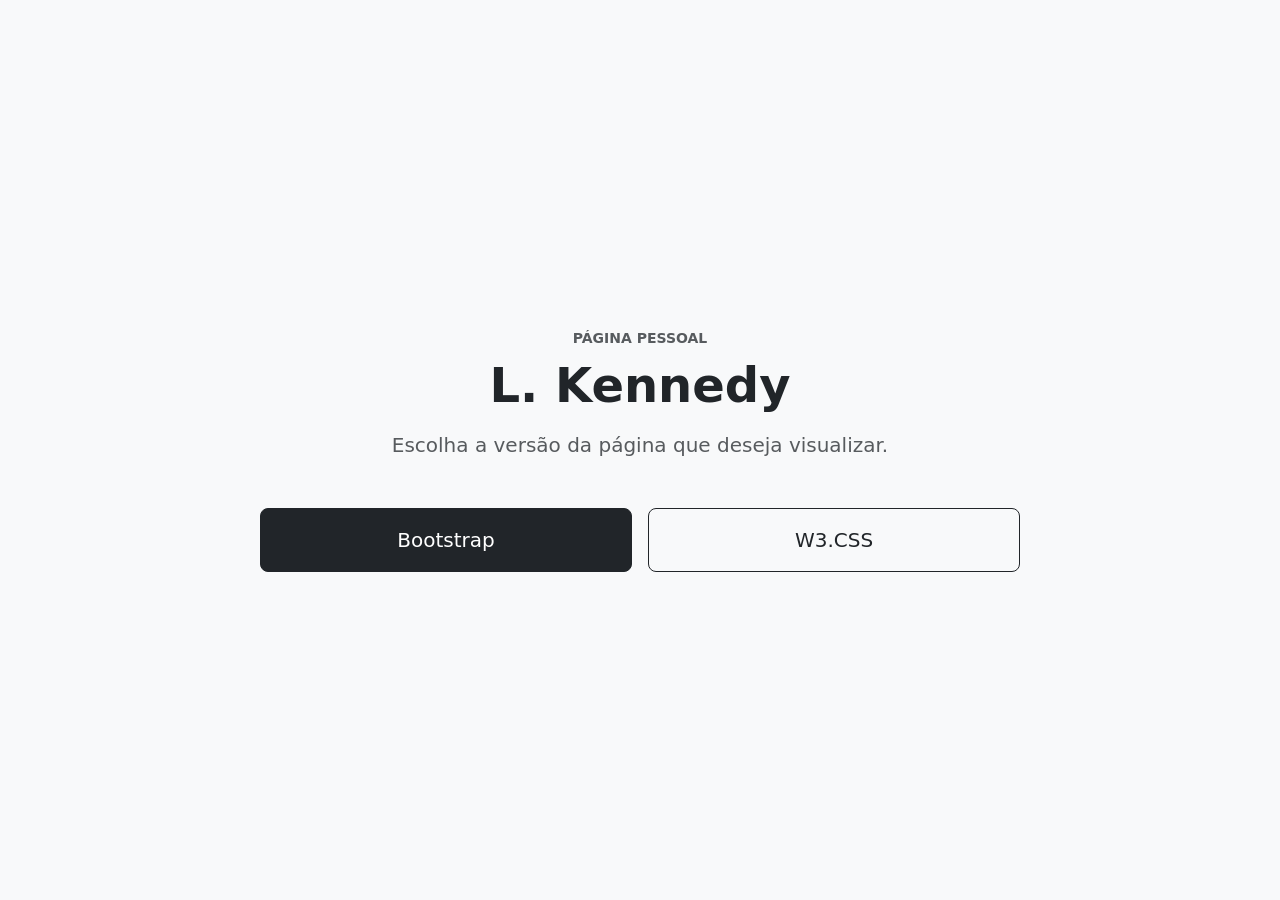
<file: index.html>
<!DOCTYPE html>
<html lang="pt-BR">
<head>
    <meta charset="UTF-8">
    <meta name="viewport" content="width=device-width, initial-scale=1.0">
    <title>Página Pessoal</title>
    <meta name="description" content="Página pessoal e portfólio técnico.">
    <link href="https://cdn.jsdelivr.net/npm/bootstrap@5.3.3/dist/css/bootstrap.min.css" rel="stylesheet">
    <style>
        :root {
            --bs-body-font-family: system-ui, -apple-system, "Segoe UI", sans-serif;
        }

        body {
            min-height: 100vh;
        }

        .selector-card {
            max-width: 760px;
        }
    </style>
</head>
<body class="bg-body-tertiary d-flex align-items-center">
<main class="container py-5">
    <div class="selector-card mx-auto text-center">
        <p class="text-uppercase small fw-semibold text-body-secondary mb-2">Página pessoal</p>
        <h1 class="display-5 fw-bold mb-3">L. Kennedy</h1>
        <p class="lead text-body-secondary mb-5">
            Escolha a versão da página que deseja visualizar.
        </p>

        <div class="row g-3 justify-content-center">
            <div class="col-12 col-sm-6">
                <a class="btn btn-dark btn-lg w-100 py-3" href="bootstrap/index.html">
                    Bootstrap
                </a>
            </div>
            <div class="col-12 col-sm-6">
                <a class="btn btn-outline-dark btn-lg w-100 py-3" href="w3css/index.html">
                    W3.CSS
                </a>
            </div>
        </div>
    </div>
</main>
</body>
</html>
</file>
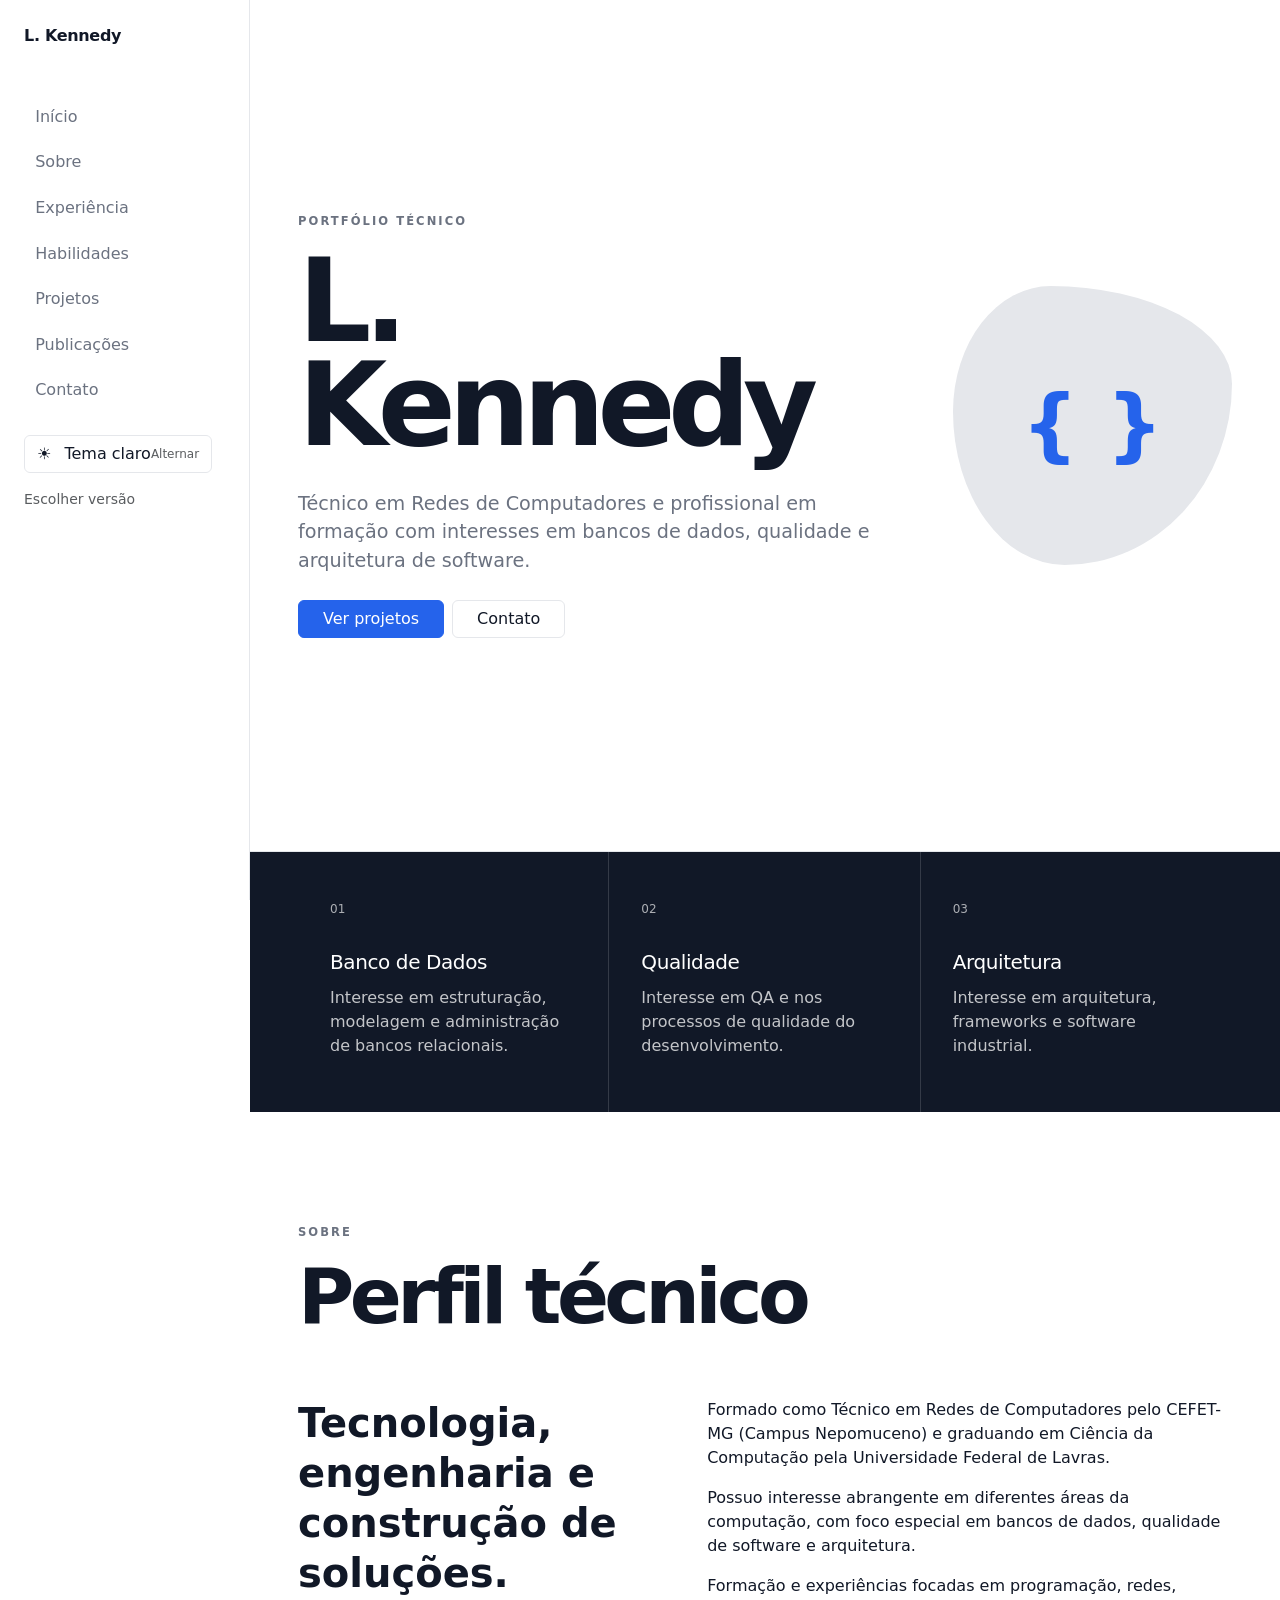
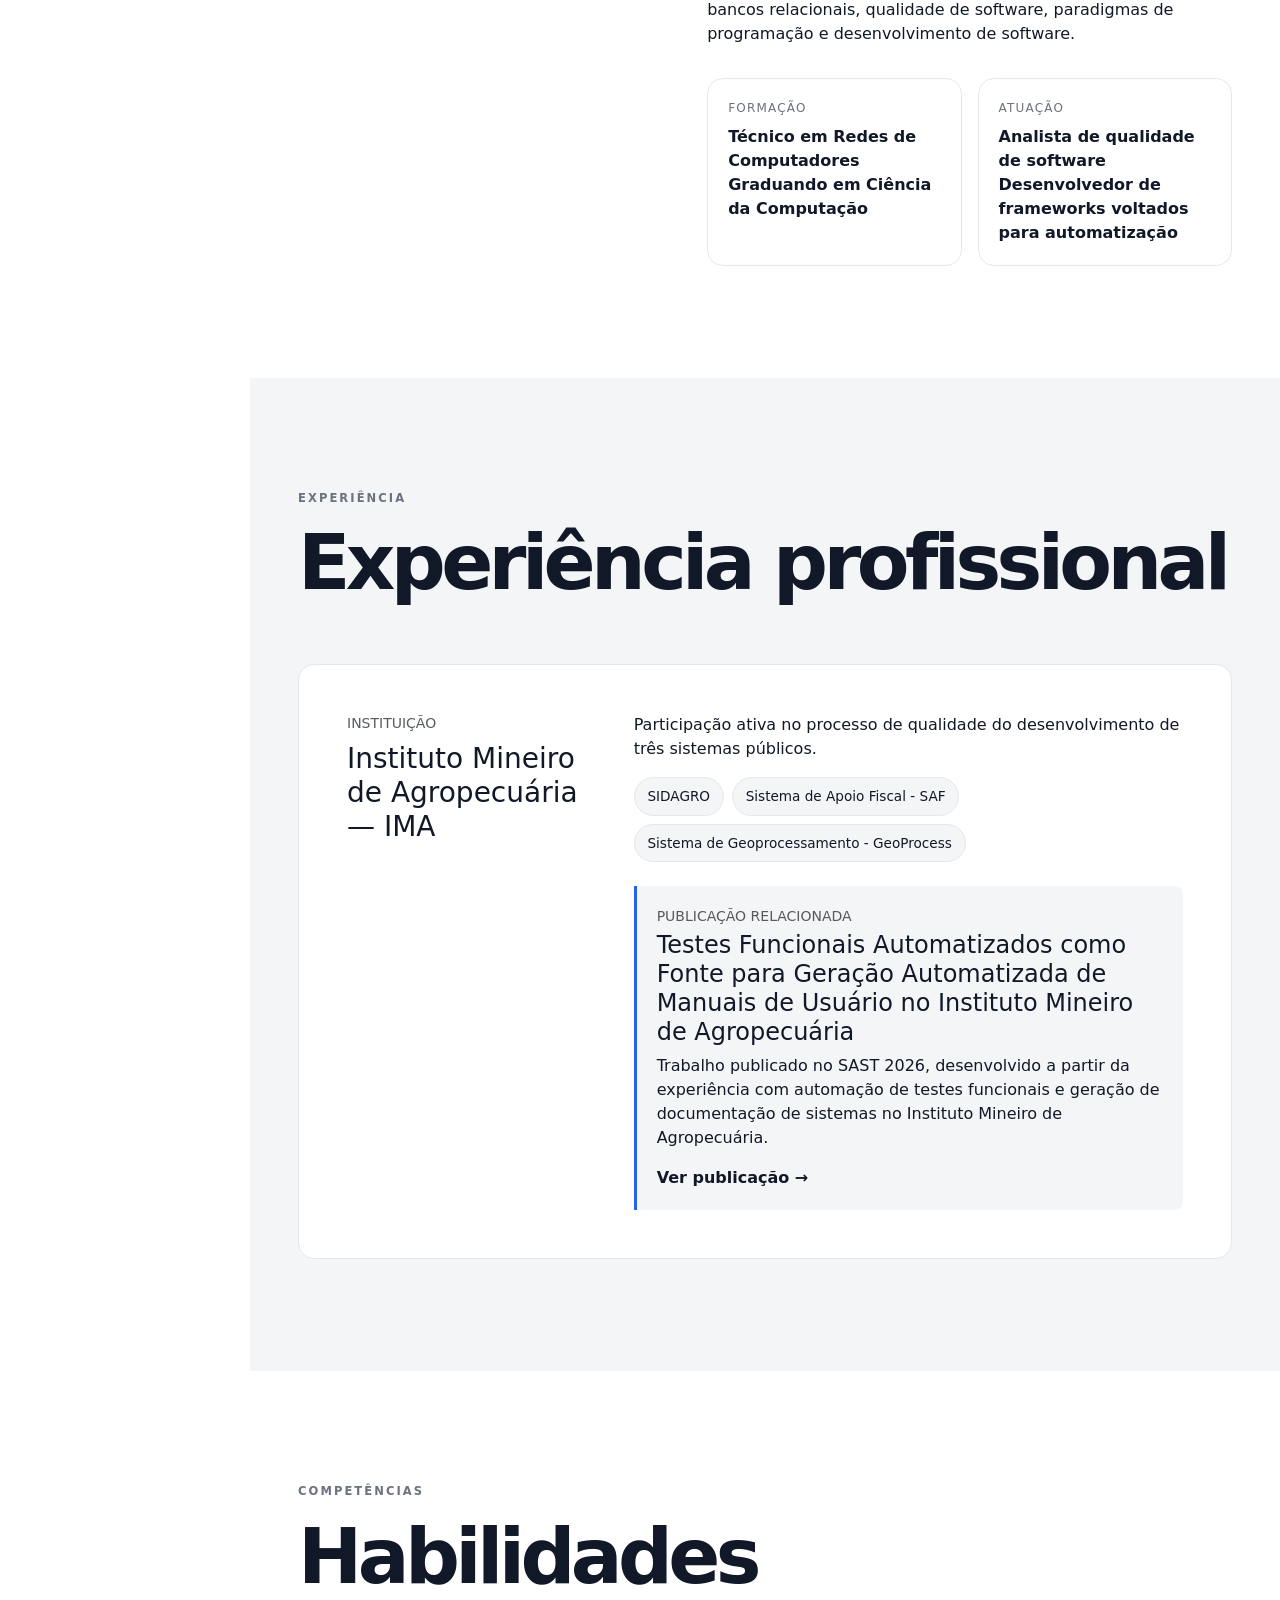
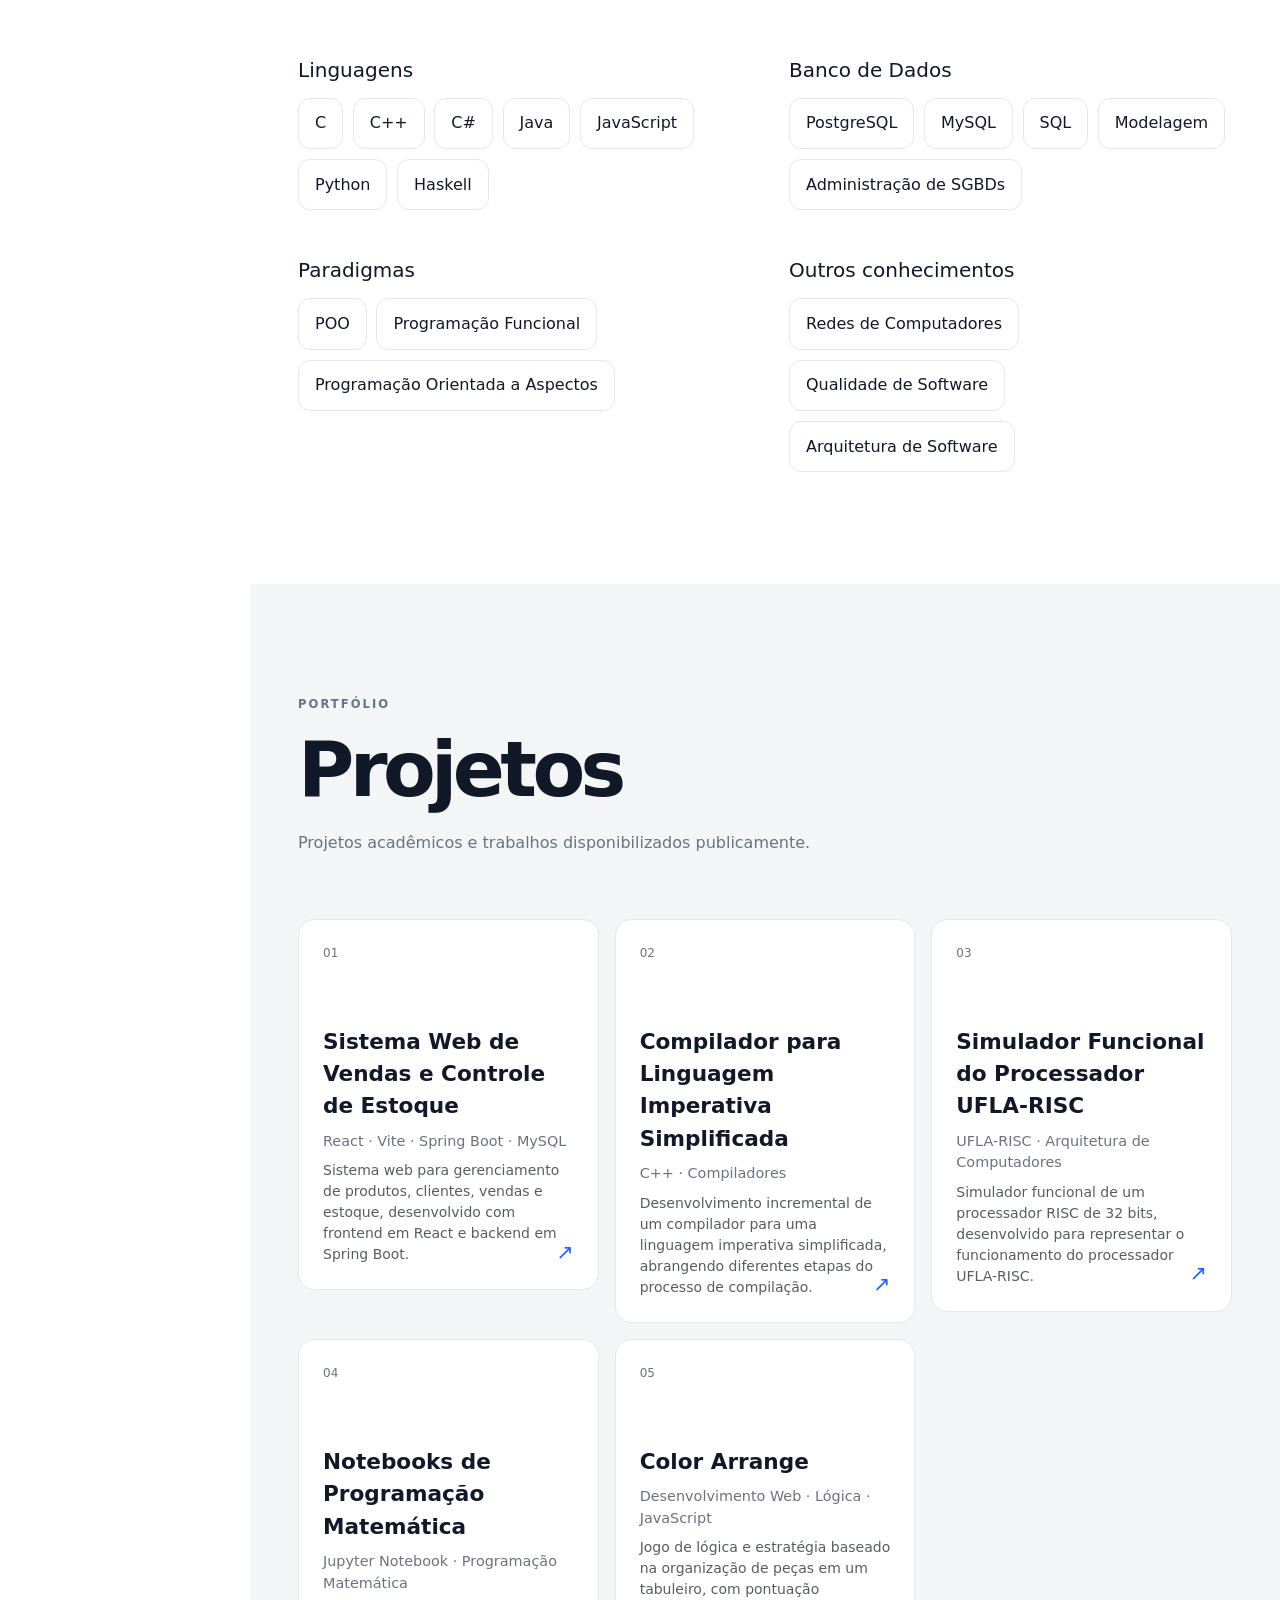
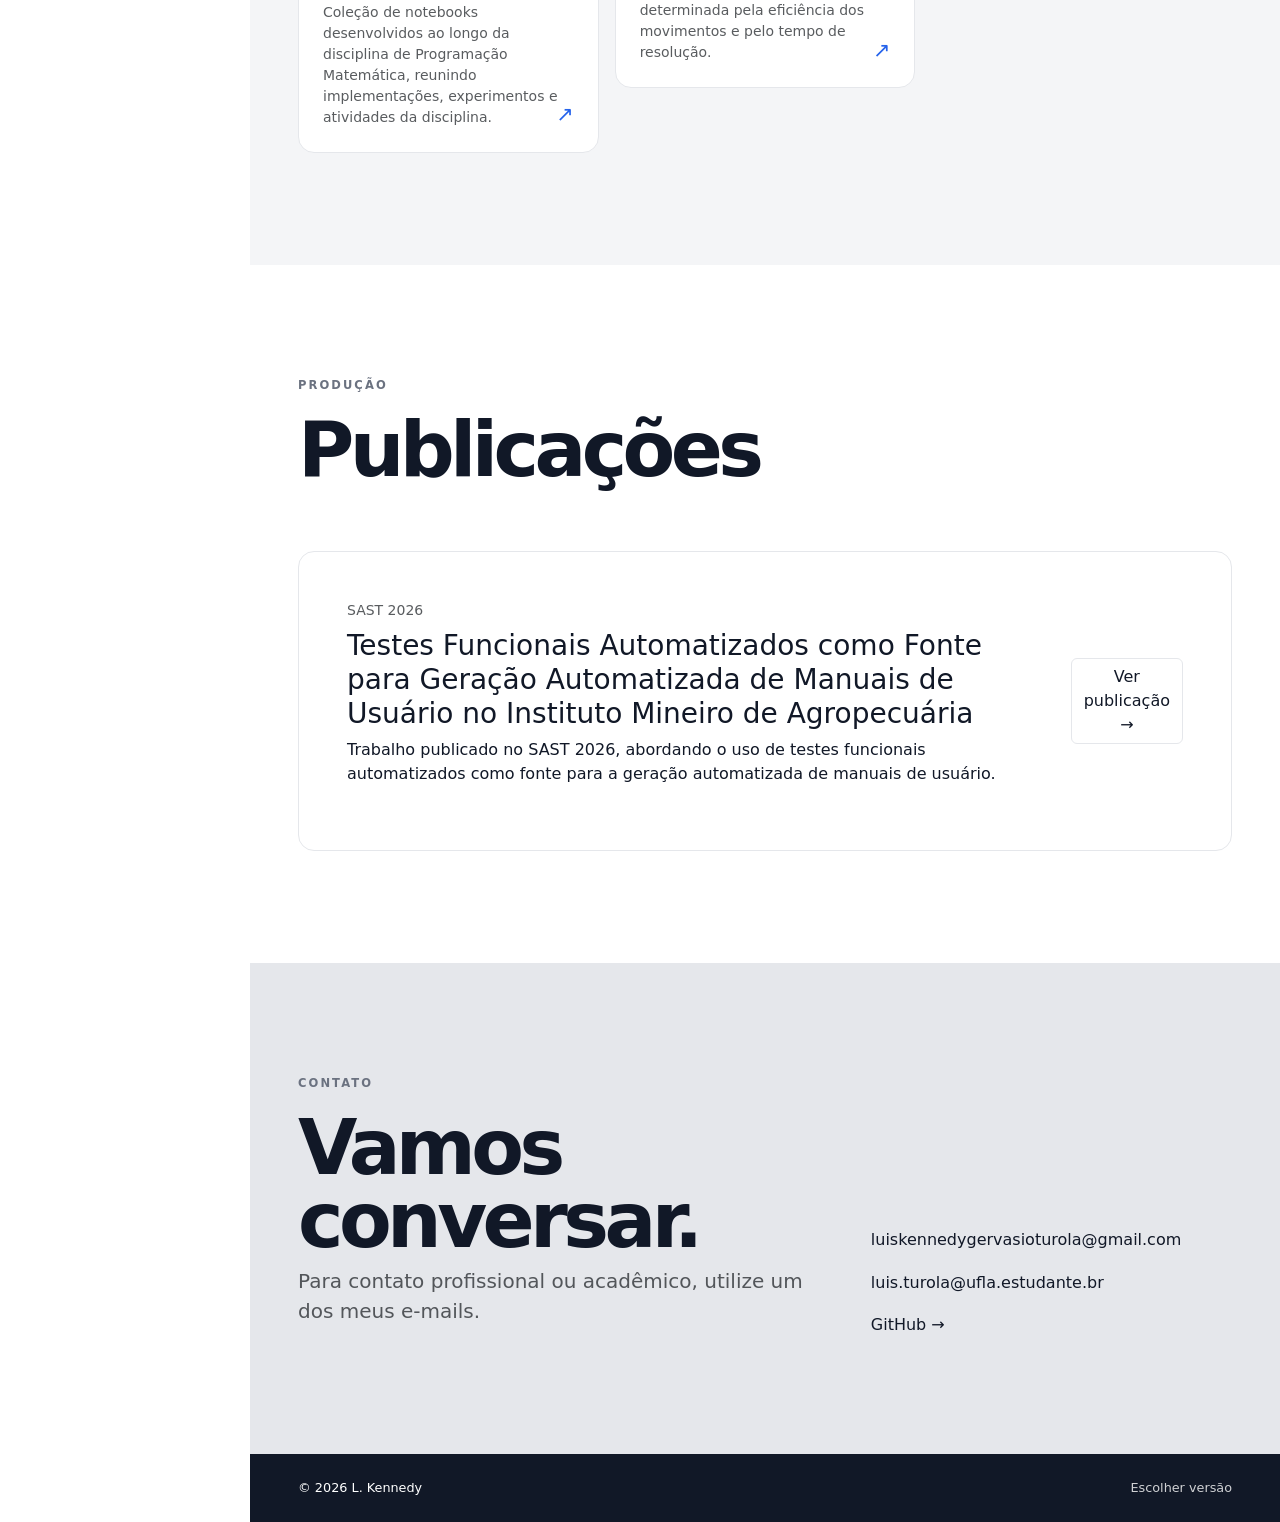
<file: bootstrap/index.html>
<!DOCTYPE html>
<html lang="pt-BR" data-theme="light">
<head>
    <meta charset="UTF-8">
    <meta name="viewport" content="width=device-width, initial-scale=1.0">
    <meta name="description" content="Página pessoal e portfólio técnico de L. Kennedy.">
    <title>L. Kennedy | Portfólio</title>

    <!-- Bootstrap CSS -->
    <link href="https://cdn.jsdelivr.net/npm/bootstrap@5.3.3/dist/css/bootstrap.min.css" rel="stylesheet">

    <link rel="stylesheet" href="assets/css/style.css">
</head>

<body>

<!-- HEADER MOBILE -->
<header class="mobile-header d-lg-none sticky-top">
    <div class="container-fluid d-flex align-items-center justify-content-between py-3">
        <a href="#inicio" class="brand text-decoration-none">L. Kennedy</a>
        <div class="d-flex align-items-center gap-2">
            <button class="btn btn-sm theme-button" id="themeToggleMobile" type="button" aria-label="Alternar tema">
                <span class="theme-icon">☀️</span>
            </button>
            <button class="btn btn-sm menu-button" type="button"
                    data-bs-toggle="offcanvas" data-bs-target="#sidebar"
                    aria-controls="sidebar" aria-label="Abrir menu">
                ☰
            </button>
        </div>
    </div>
</header>

<!-- SIDEBAR LATERAL -->
<div class="offcanvas-lg offcanvas-start sidebar" tabindex="-1" id="sidebar" aria-labelledby="sidebarTitle">
    <div class="offcanvas-header d-lg-none">
        <h2 class="offcanvas-title h5" id="sidebarTitle">Menu</h2>
        <button type="button" class="btn-close" data-bs-dismiss="offcanvas" aria-label="Fechar"></button>
    </div>

    <div class="offcanvas-body p-0">
        <div class="sidebar-inner d-flex flex-column h-100 p-4">
            <a href="#inicio" class="brand text-decoration-none d-none d-lg-block">L. Kennedy</a>

            <nav class="nav flex-column gap-1 mt-lg-5">
                <a class="nav-link" href="#inicio">Início</a>
                <a class="nav-link" href="#sobre">Sobre</a>
                <a class="nav-link" href="#experiencia">Experiência</a>
                <a class="nav-link" href="#habilidades">Habilidades</a>
                <a class="nav-link" href="#projetos">Projetos</a>
                <a class="nav-link" href="#publicacoes">Publicações</a>
                <a class="nav-link" href="#contato">Contato</a>
            </nav>

            <div class="sidebar-footer mt-auto pt-4">
                <button class="btn theme-button w-100 text-start d-flex align-items-center justify-content-between"
                        id="themeToggle" type="button">
                    <span>
                        <span class="theme-icon me-2">☀️</span>
                        <span class="theme-label">Tema claro</span>
                    </span>
                    <small class="text-muted" style="font-size: 0.75rem;">Alternar</small>
                </button>
                <a class="small text-body-secondary text-decoration-none d-block mt-3" href="../index.html">Escolher versão</a>
            </div>
        </div>
    </div>
</div>

<!-- CONTEÚDO PRINCIPAL DA PÁGINA -->
<main class="page-content">

    <!-- HERO -->
    <section id="inicio" class="hero-section section-block">
        <div class="container-fluid px-4 px-md-5">
            <div class="row align-items-center min-vh-75 g-5">
                <div class="col-lg-8">
                    <p class="eyebrow">PORTFÓLIO TÉCNICO</p>
                    <h1 class="hero-title">L. Kennedy</h1>
                    <p class="hero-subtitle">
                        Técnico em Redes de Computadores e profissional em formação com interesses em bancos de dados,
                        qualidade e arquitetura de software.
                    </p>
                    <div class="d-flex flex-wrap gap-2 mt-4">
                        <a href="#projetos" class="btn btn-primary px-4">Ver projetos</a>
                        <a href="#contato" class="btn btn-outline-secondary px-4">Contato</a>
                    </div>
                </div>

                <div class="col-lg-4">
                    <div class="hero-symbol" aria-hidden="true">
                        <span>{  }</span>
                    </div>
                </div>
            </div>
        </div>
    </section>

    <!-- QUICK INFO -->
    <section class="quick-info section-block">
        <div class="container-fluid px-4 px-md-5">
            <div class="row g-0">
                <div class="col-md-4 info-cell">
                    <span class="info-number">01</span>
                    <h2>Banco de Dados</h2>
                    <p>Interesse em estruturação, modelagem e administração de bancos relacionais.</p>
                </div>
                <div class="col-md-4 info-cell">
                    <span class="info-number">02</span>
                    <h2>Qualidade</h2>
                    <p>Interesse em QA e nos processos de qualidade do desenvolvimento.</p>
                </div>
                <div class="col-md-4 info-cell">
                    <span class="info-number">03</span>
                    <h2>Arquitetura</h2>
                    <p>Interesse em arquitetura, frameworks e software industrial.</p>
                </div>
            </div>
        </div>
    </section>

    <!-- SOBRE -->
    <section id="sobre" class="section-block">
        <div class="container-fluid px-4 px-md-5">
            <div class="section-heading">
                <p class="eyebrow">SOBRE</p>
                <h2>Perfil técnico</h2>
            </div>

            <div class="row g-5">
                <div class="col-lg-5">
                    <p class="display-6 fw-semibold lh-sm">
                        Tecnologia, engenharia e construção de soluções.
                    </p>
                </div>
                <div class="col-lg-7">
                    <p>
                        Formado como Técnico em Redes de Computadores pelo CEFET-MG (Campus Nepomuceno) e
                        graduando em Ciência da Computação pela Universidade Federal de Lavras.
                    </p>
                    <p>
                        Possuo interesse abrangente em diferentes áreas da computação, com foco especial
                        em bancos de dados, qualidade de software e arquitetura.
                    </p>
                    <p>
                        Formação e experiências focadas em programação, redes, bancos
                        relacionais, qualidade de software, paradigmas de programação e desenvolvimento de software.
                    </p>

                    <div class="row g-3 mt-3">
                        <div class="col-sm-6">
                            <div class="mini-card">
                                <span>Formação</span>
                                <strong>Técnico em Redes de Computadores</strong>
                                <strong>Graduando em Ciência da Computação</strong>
                            </div>
                        </div>
                        <div class="col-sm-6">
                            <div class="mini-card">
                                <span>Atuação</span>
                                <strong>Analista de qualidade de software</strong>
                                <strong>Desenvolvedor de frameworks voltados para automatização</strong>
                            </div>
                        </div>
                    </div>
                </div>
            </div>
        </div>
    </section>

    <!-- EXPERIÊNCIA -->
    <section id="experiencia" class="section-block section-muted">
        <div class="container-fluid px-4 px-md-5">
            <div class="section-heading">
                <p class="eyebrow">EXPERIÊNCIA</p>
                <h2>Experiência profissional</h2>
            </div>

            <article class="experience-card">
                <div class="row g-4 align-items-start">
                    <div class="col-lg-4">
                        <p class="small text-body-secondary mb-2">INSTITUIÇÃO</p>
                        <h3>Instituto Mineiro de Agropecuária — IMA</h3>
                    </div>
                    <div class="col-lg-8">
                        <p>
                            Participação ativa no processo de qualidade do desenvolvimento
                            de três sistemas públicos.
                        </p>

                        <div class="tag-list">
                            <span class="tag">SIDAGRO</span>
                            <span class="tag">Sistema de Apoio Fiscal - SAF</span>
                            <span class="tag">Sistema de Geoprocessamento - GeoProcess</span>
                        </div>

                        <div class="publication-callout mt-4">
                            <p class="small text-body-secondary mb-1">PUBLICAÇÃO RELACIONADA</p>
                            <h4>Testes Funcionais Automatizados como Fonte para Geração Automatizada de Manuais de
                                Usuário no Instituto Mineiro de Agropecuária</h4>
                            <p class="mb-3">
                                Trabalho publicado no SAST 2026, desenvolvido a partir da experiência com automação de
                                testes funcionais e geração de documentação de sistemas no Instituto Mineiro de
                                Agropecuária.
                            </p>
                            <a href="https://cbsoft.sbc.org.br/2026/data/papers/sast/Testes%20Funcionais%20Automatizados%20como%20Fonte%20para%20Gera%C3%A7%C3%A3o%20Automatizada%20de%20Manuais%20de%20Usu%C3%A1rio%20no%20Instituto%20Mineiro%20de%20Agropecu%C3%A1ria.pdf"
                               target="_blank" rel="noopener" class="text-decoration-none fw-semibold">Ver publicação
                                →</a>
                        </div>
                    </div>
                </div>
            </article>
        </div>
    </section>

    <!-- HABILIDADES -->
    <section id="habilidades" class="section-block">
        <div class="container-fluid px-4 px-md-5">
            <div class="section-heading">
                <p class="eyebrow">COMPETÊNCIAS</p>
                <h2>Habilidades</h2>
            </div>

            <div class="row g-5">
                <div class="col-lg-6">
                    <h3 class="h5 mb-3">Linguagens</h3>
                    <div class="skill-grid">
                        <a class="skill-card" href="https://en.cppreference.com/w/c" target="_blank" rel="noopener">C</a>
                        <a class="skill-card" href="https://en.cppreference.com/w/cpp" target="_blank" rel="noopener">C++</a>
                        <a class="skill-card" href="https://learn.microsoft.com/dotnet/csharp/" target="_blank" rel="noopener">C#</a>
                        <a class="skill-card" href="https://dev.java/" target="_blank" rel="noopener">Java</a>
                        <a class="skill-card" href="https://developer.mozilla.org/docs/Web/JavaScript" target="_blank" rel="noopener">JavaScript</a>
                        <a class="skill-card" href="https://www.python.org/" target="_blank" rel="noopener">Python</a>
                        <a class="skill-card" href="https://www.haskell.org/" target="_blank" rel="noopener">Haskell</a>
                    </div>
                </div>

                <div class="col-lg-6">
                    <h3 class="h5 mb-3">Banco de Dados</h3>
                    <div class="skill-grid">
                        <a class="skill-card" href="https://www.postgresql.org/" target="_blank" rel="noopener">PostgreSQL</a>
                        <a class="skill-card" href="https://www.mysql.com/" target="_blank" rel="noopener">MySQL</a>
                        <a class="skill-card" href="#" target="_blank" rel="noopener">SQL</a>
                        <a class="skill-card" href="#" target="_blank" rel="noopener">Modelagem</a>
                        <a class="skill-card" href="#" target="_blank" rel="noopener">Administração de SGBDs</a>
                    </div>
                </div>

                <div class="col-lg-6">
                    <h3 class="h5 mb-3">Paradigmas</h3>
                    <div class="skill-grid">
                        <a class="skill-card" href="#" target="_blank" rel="noopener">POO</a>
                        <a class="skill-card" href="#" target="_blank" rel="noopener">Programação Funcional</a>
                        <a class="skill-card" href="#" target="_blank" rel="noopener">Programação Orientada a Aspectos</a>
                    </div>
                </div>

                <div class="col-lg-6">
                    <h3 class="h5 mb-3">Outros conhecimentos</h3>
                    <div class="skill-grid">
                        <a class="skill-card" href="#" target="_blank" rel="noopener">Redes de Computadores</a>
                        <a class="skill-card" href="#" target="_blank" rel="noopener">Qualidade de Software</a>
                        <a class="skill-card" href="#" target="_blank" rel="noopener">Arquitetura de Software</a>
                    </div>
                </div>
            </div>
        </div>
    </section>

    <!-- PROJETOS -->
    <section id="projetos" class="section-block section-muted">
        <div class="container-fluid px-4 px-md-5">
            <div class="section-heading">
                <p class="eyebrow">PORTFÓLIO</p>
                <h2>Projetos</h2>
                <p class="section-intro">
                    Projetos acadêmicos e trabalhos disponibilizados publicamente.
                </p>
            </div>

            <div class="row g-3">
                <!-- Projeto 01 -->
                <div class="col-md-6 col-xl-4">
                    <button class="project-card w-100 text-start" type="button"
                            data-bs-toggle="modal" data-bs-target="#projectModal"
                            data-project-title="Sistema Web de Vendas e Controle de Estoque"
                            data-project-tech="React · Vite · Spring Boot · MySQL"
                            data-project-summary="Sistema web de vendas e controle de estoque desenvolvido para apoiar o gerenciamento de produtos, clientes e vendas. A aplicação possui integração entre frontend e backend, com atualização automática do estoque conforme as vendas são registradas e persistência dos dados em MySQL 8. O projeto foi desenvolvido com foco em organização, simplicidade de uso e integração entre as diferentes camadas da aplicação."
                            data-project-link="https://github.com/TobiasMaugus/Engenharia_Software.git">
                        <span class="project-index">01</span>
                        <span class="project-title">Sistema Web de Vendas e Controle de Estoque</span>
                        <span class="project-meta">React · Vite · Spring Boot · MySQL</span>
                        <span class="project-desc d-block small text-body-secondary mt-2">Sistema web para gerenciamento de produtos, clientes, vendas e estoque, desenvolvido com frontend em React e backend em Spring Boot.</span>
                        <span class="project-arrow">↗</span>
                    </button>
                </div>

                <!-- Projeto 02 -->
                <div class="col-md-6 col-xl-4">
                    <button class="project-card w-100 text-start" type="button"
                            data-bs-toggle="modal" data-bs-target="#projectModal"
                            data-project-title="Compilador para Linguagem Imperativa Simplificada"
                            data-project-tech="C++ · Compiladores"
                            data-project-summary="Projeto acadêmico de desenvolvimento incremental de um compilador para uma linguagem imperativa simplificada. O projeto contempla as etapas de análise léxica, análise sintática, análise semântica e geração de código intermediário. Cada etapa foi desenvolvida e organizada separadamente, acompanhada de exemplos e mecanismos próprios para compilação e execução."
                            data-project-link="https://github.com/Kenny-0h/Compiler-Project.git">
                        <span class="project-index">02</span>
                        <span class="project-title">Compilador para Linguagem Imperativa Simplificada</span>
                        <span class="project-meta">C++ · Compiladores</span>
                        <span class="project-desc d-block small text-body-secondary mt-2">Desenvolvimento incremental de um compilador para uma linguagem imperativa simplificada, abrangendo diferentes etapas do processo de compilação.</span>
                        <span class="project-arrow">↗</span>
                    </button>
                </div>

                <!-- Projeto 03 -->
                <div class="col-md-6 col-xl-4">
                    <button class="project-card w-100 text-start" type="button"
                            data-bs-toggle="modal" data-bs-target="#projectModal"
                            data-project-title="Simulador Funcional do Processador UFLA-RISC"
                            data-project-tech="UFLA-RISC · Arquitetura de Computadores"
                            data-project-summary="Projeto acadêmico desenvolvido para a disciplina de Arquitetura de Computadores II. O projeto implementa um simulador funcional para o processador RISC de 32 bits UFLA-RISC, permitindo representar e executar as operações definidas para a arquitetura estudada na disciplina."
                            data-project-link="https://github.com/TobiasMaugus/ufla-risc-simulador-grupo1.git">
                        <span class="project-index">03</span>
                        <span class="project-title">Simulador Funcional do Processador UFLA-RISC</span>
                        <span class="project-meta">UFLA-RISC · Arquitetura de Computadores</span>
                        <span class="project-desc d-block small text-body-secondary mt-2">Simulador funcional de um processador RISC de 32 bits, desenvolvido para representar o funcionamento do processador UFLA-RISC.</span>
                        <span class="project-arrow">↗</span>
                    </button>
                </div>

                <!-- Projeto 04 -->
                <div class="col-md-6 col-xl-4">
                    <button class="project-card w-100 text-start" type="button"
                            data-bs-toggle="modal" data-bs-target="#projectModal"
                            data-project-title="Notebooks de Programação Matemática"
                            data-project-tech="Jupyter Notebook · Programação Matemática"
                            data-project-summary="Repositório destinado ao armazenamento dos notebooks Jupyter desenvolvidos para a disciplina de Programação Matemática — GCC118. O repositório reúne as atividades e implementações realizadas ao longo da disciplina, servindo como registro dos experimentos e soluções desenvolvidos durante o curso."
                            data-project-link="https://github.com/Kenny-0h/Programacao_Matematica_Notebooks.git">
                        <span class="project-index">04</span>
                        <span class="project-title">Notebooks de Programação Matemática</span>
                        <span class="project-meta">Jupyter Notebook · Programação Matemática</span>
                        <span class="project-desc d-block small text-body-secondary mt-2">Coleção de notebooks desenvolvidos ao longo da disciplina de Programação Matemática, reunindo implementações, experimentos e atividades da disciplina.</span>
                        <span class="project-arrow">↗</span>
                    </button>
                </div>

                <!-- Projeto 05 -->
                <div class="col-md-6 col-xl-4">
                    <button class="project-card w-100 text-start" type="button"
                            data-bs-toggle="modal" data-bs-target="#projectModal"
                            data-project-title="Color Arrange"
                            data-project-tech="Desenvolvimento Web · Lógica · JavaScript"
                            data-project-summary="Color Arrange é um jogo de lógica e estratégia baseado na organização de peças em um tabuleiro. O objetivo é reorganizar todas as peças em suas posições corretas utilizando uma sequência de movimentos válidos. A partida não possui uma condição de derrota por erros, permitindo que o jogador continue tentando até solucionar o tabuleiro ou desistir. A pontuação considera a eficiência da solução, combinando o tempo gasto e o número de movimentos realizados de acordo com o tamanho do tabuleiro."
                            data-project-link="https://github.com/Kenny-0h/Color_Arrange.git">
                        <span class="project-index">05</span>
                        <span class="project-title">Color Arrange</span>
                        <span class="project-meta">Desenvolvimento Web · Lógica · JavaScript</span>
                        <span class="project-desc d-block small text-body-secondary mt-2">Jogo de lógica e estratégia baseado na organização de peças em um tabuleiro, com pontuação determinada pela eficiência dos movimentos e pelo tempo de resolução.</span>
                        <span class="project-arrow">↗</span>
                    </button>
                </div>
            </div>
        </div>
    </section>

    <!-- PUBLICAÇÕES -->
    <section id="publicacoes" class="section-block">
        <div class="container-fluid px-4 px-md-5">
            <div class="section-heading">
                <p class="eyebrow">PRODUÇÃO</p>
                <h2>Publicações</h2>
            </div>

            <article class="publication-card">
                <div>
                    <p class="small text-body-secondary mb-2">SAST 2026</p>
                    <h3>Testes Funcionais Automatizados como Fonte para Geração Automatizada de Manuais de Usuário no Instituto Mineiro de Agropecuária</h3>
                    <p>
                        Trabalho publicado no SAST 2026, abordando o uso de testes funcionais automatizados como fonte
                        para a geração automatizada de manuais de usuário.
                    </p>
                </div>
                <a href="https://cbsoft.sbc.org.br/2026/data/papers/sast/Testes%20Funcionais%20Automatizados%20como%20Fonte%20para%20Gera%C3%A7%C3%A3o%20Automatizada%20de%20Manuais%20de%20Usu%C3%A1rio%20no%20Instituto%20Mineiro%20de%20Agropecu%C3%A1ria.pdf"
                   target="_blank" rel="noopener" class="btn btn-outline-secondary">Ver publicação →</a>
            </article>
        </div>
    </section>

    <!-- CONTATO -->
    <section id="contato" class="contact-section section-block">
        <div class="container-fluid px-4 px-md-5">
            <div class="row align-items-end g-5">
                <div class="col-lg-7">
                    <p class="eyebrow">CONTATO</p>
                    <h2>Vamos conversar.</h2>
                    <p class="lead text-body-secondary">
                        Para contato profissional ou acadêmico, utilize um dos meus e-mails.
                    </p>
                </div>
                <div class="col-lg-5">
                    <div class="contact-links">
                        <a href="mailto:luiskennedygervasioturola@gmail.com">luiskennedygervasioturola@gmail.com</a>
                        <a href="mailto:luis.turola@ufla.estudante.br">luis.turola@ufla.estudante.br</a>
                        <a href="https://github.com/Kenny-0h" target="_blank" rel="noopener">GitHub →</a>
                    </div>
                </div>
            </div>
        </div>
    </section>
</main>

<!-- MODAL DE PROJETO -->
<div class="modal fade" id="projectModal" tabindex="-1" aria-labelledby="projectModalLabel" aria-hidden="true">
    <div class="modal-dialog modal-dialog-centered">
        <div class="modal-content">
            <div class="modal-header border-0">
                <div>
                    <p class="eyebrow mb-2">PROJETO</p>
                    <h2 class="modal-title h3" id="projectModalLabel">Projeto</h2>
                </div>
                <button type="button" class="btn-close" data-bs-dismiss="modal" aria-label="Fechar"></button>
            </div>
            <div class="modal-body pt-0">
                <p id="projectModalTech" class="text-body-secondary"></p>
                <p id="projectModalSummary"></p>
                <a id="projectModalLink" href="#" class="btn btn-primary mt-2" target="_blank" rel="noopener">Ver no GitHub →</a>
            </div>
        </div>
    </div>
</div>

<!-- RODAPÉ DA PÁGINA -->
<footer class="footer">
    <div class="container-fluid px-4 px-md-5 d-flex flex-column flex-md-row justify-content-between gap-2">
        <span>© 2026 L. Kennedy</span>
        <a href="../index.html">Escolher versão</a>
    </div>
</footer>

<!-- Scripts do Bootstrap e Personalizado -->
<script src="https://cdn.jsdelivr.net/npm/bootstrap@5.3.3/dist/js/bootstrap.bundle.min.js"></script>
<script src="assets/js/script.js"></script>
</body>
</html>
</file>
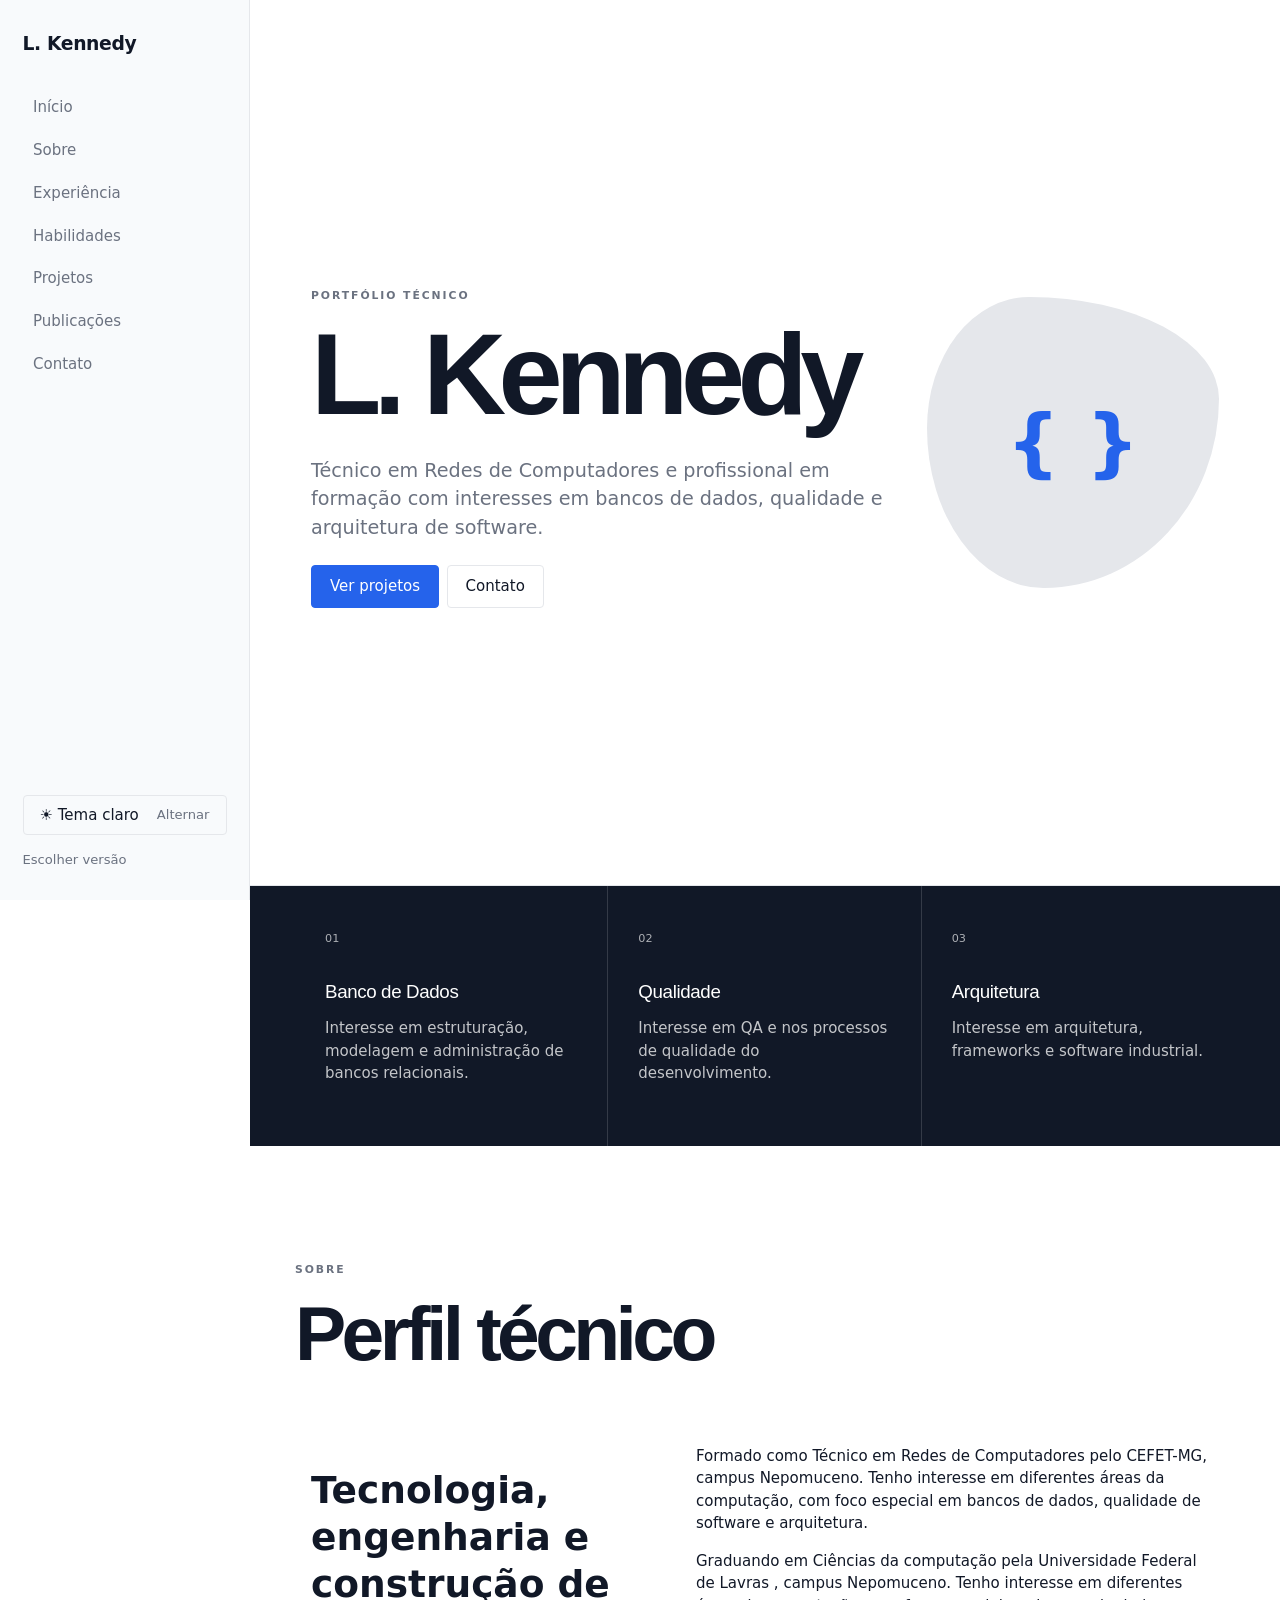
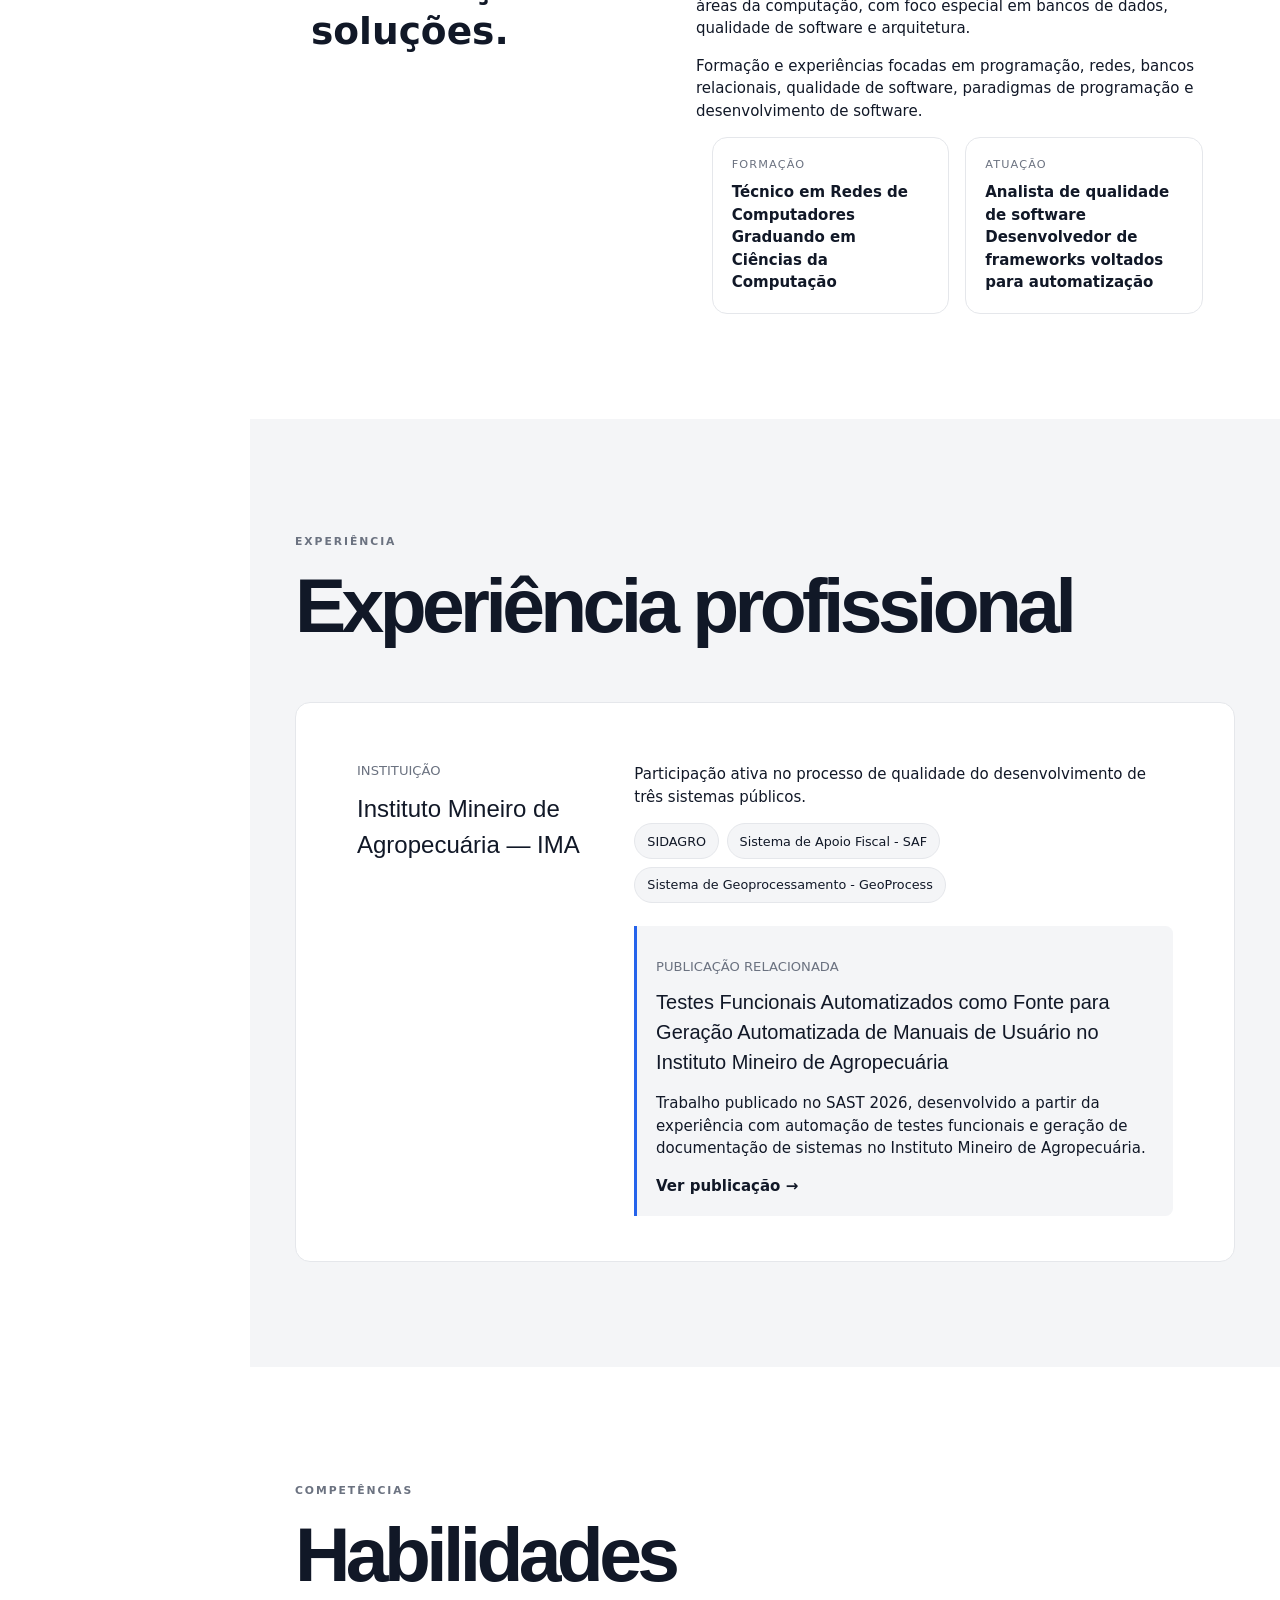
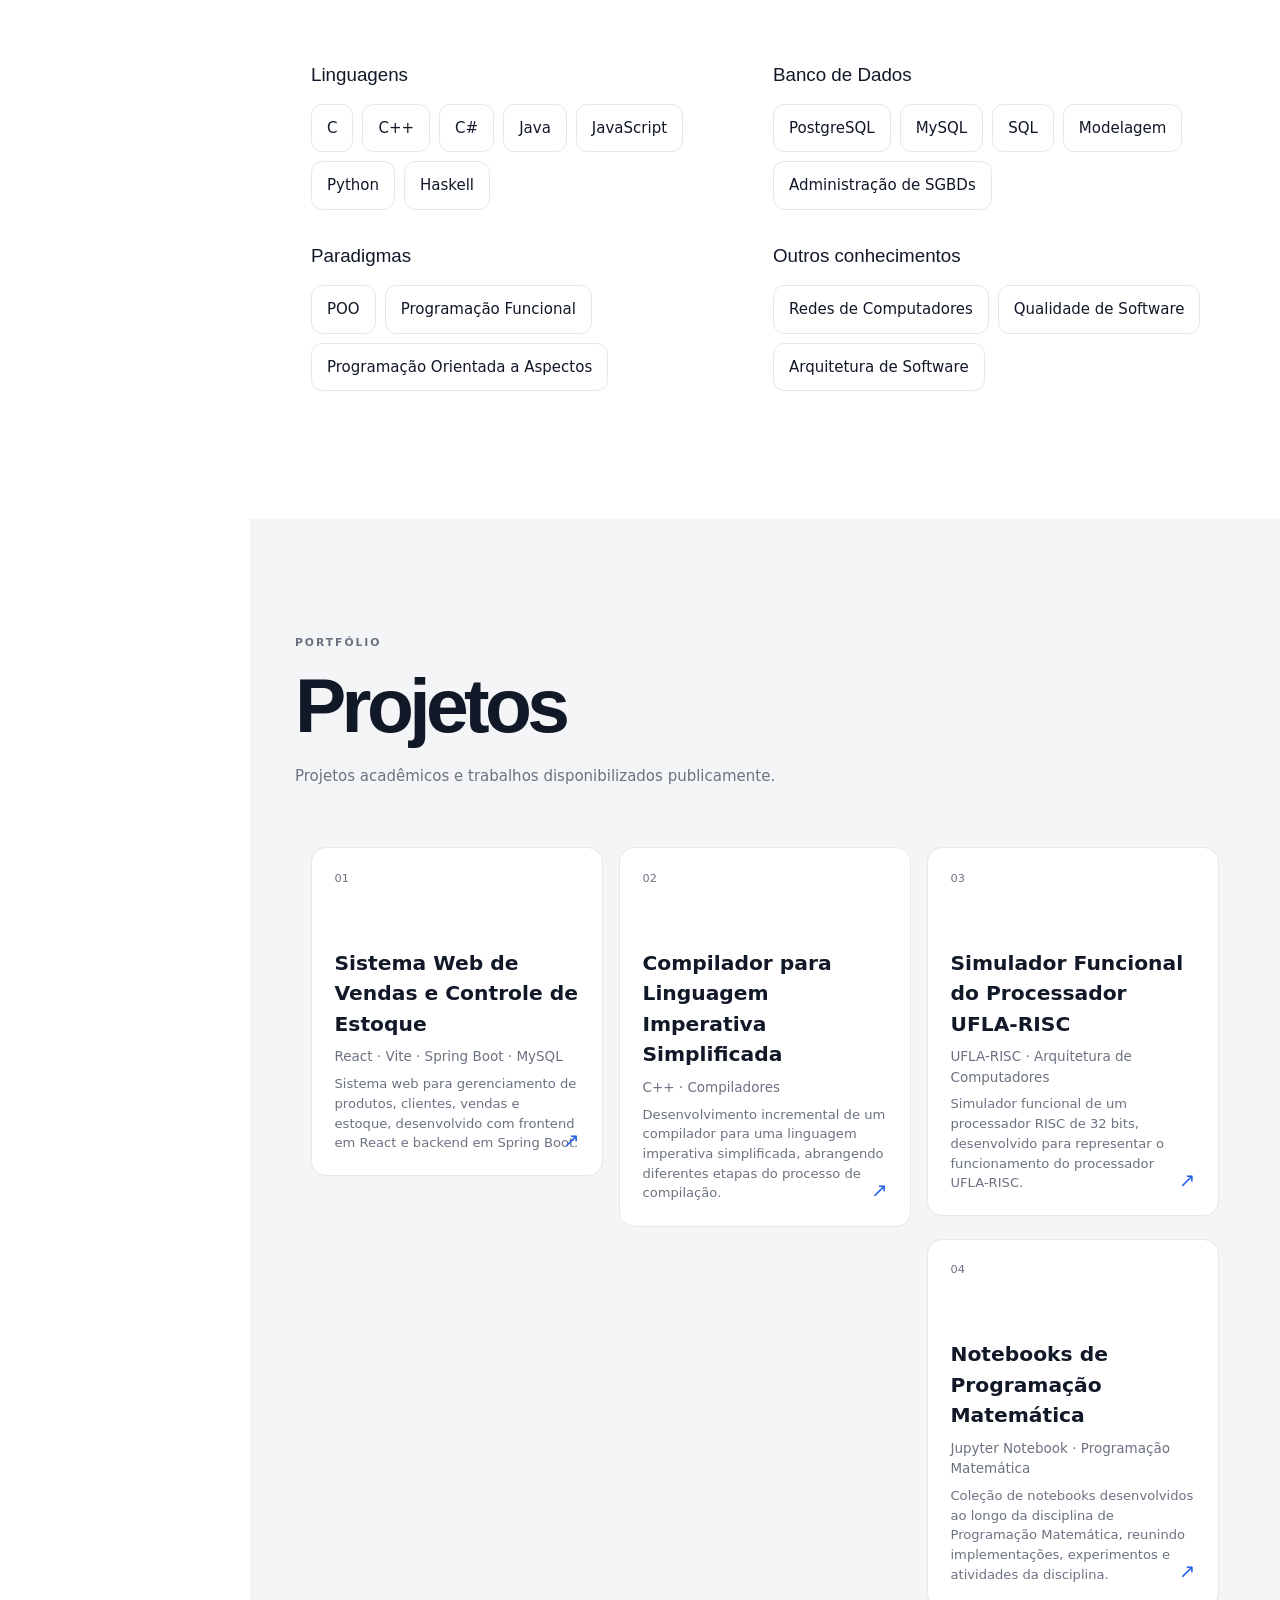
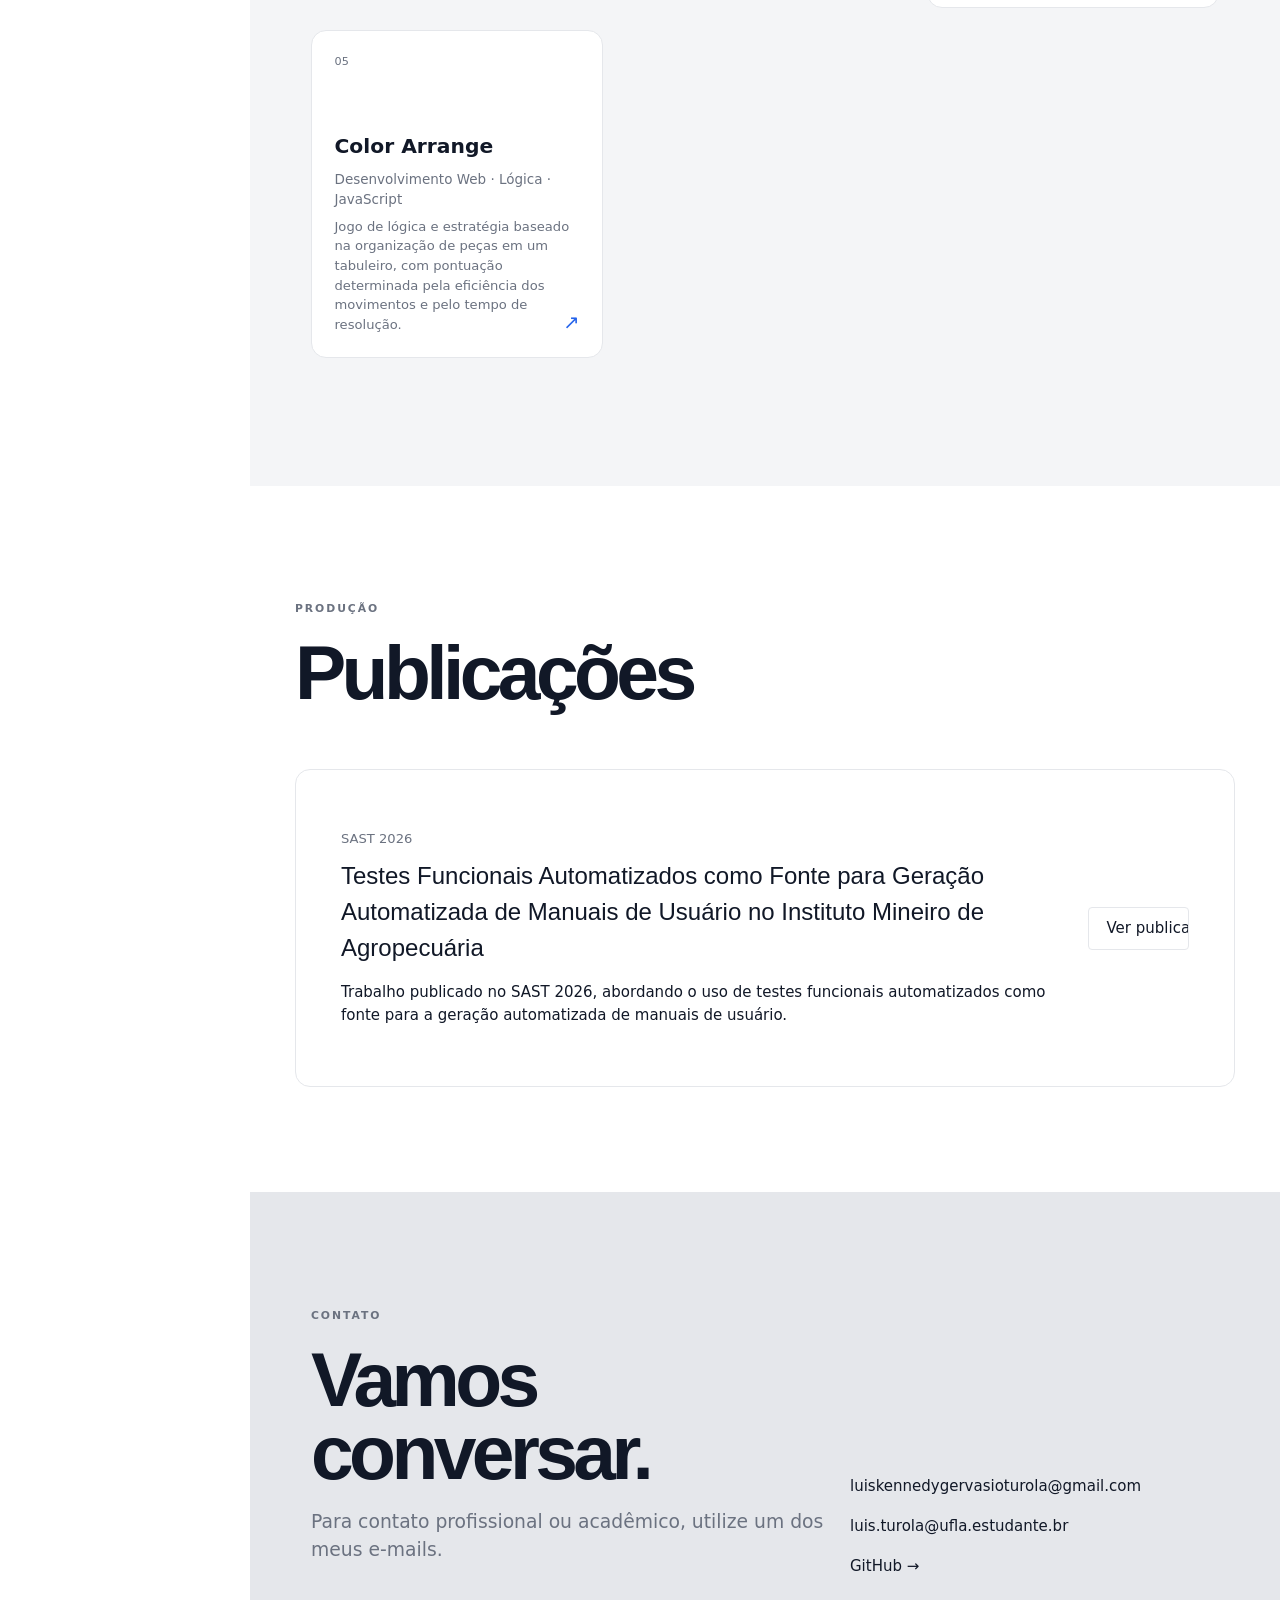
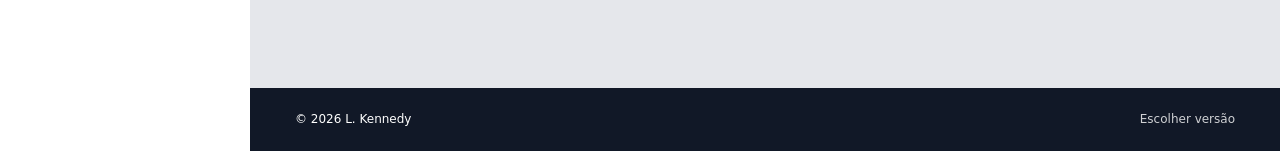
<file: w3css/index.html>
<!DOCTYPE html>
<html lang="pt-BR" data-theme="light">
<head>
    <meta charset="UTF-8">
    <meta name="viewport" content="width=device-width, initial-scale=1.0">
    <meta name="description" content="Página pessoal e portfólio técnico de Nome Profissional.">
    <title>L. Kennedy | Portfólio</title>

    <!-- W3.CSS Framework -->
    <link rel="stylesheet" href="https://www.w3schools.com/w3css/4/w3.css">

    <!-- CSS Personalizado -->
    <link rel="stylesheet" href="assets/css/style.css">
</head>

<body>

<!-- HEADER MOBILE -->
<header class="mobile-header w3-top w3-hide-large">
    <div class="w3-bar w3-padding d-flex-between">
        <a href="#inicio" class="brand">L. Kennedy</a>
        <div class="w3-right d-flex-gap">
            <button class="w3-button w3-round theme-button" id="themeToggleMobile" type="button"
                    aria-label="Alternar tema">
                <span class="theme-icon">☀️</span>
            </button>
            <button class="w3-button w3-round menu-button" id="menuToggle" type="button" aria-label="Abrir menu">
                ☰
            </button>
        </div>
    </div>
</header>

<!-- OVERLAY PARA SIDEBAR NO MOBILE -->
<div class="w3-overlay w3-hide-large" id="sidebarOverlay"></div>

<!-- SIDEBAR LATERAL -->
<aside class="w3-sidebar w3-bar-block w3-collapse sidebar" id="sidebar">
    <div class="sidebar-inner">
        <div class="w3-bar-item sidebar-header w3-hide-large d-flex-between">
            <h2 class="h5 m-0">Menu</h2>
            <button type="button" class="w3-button w3-transparent" id="sidebarClose" aria-label="Fechar">&times;
            </button>
        </div>

        <a href="#inicio" class="brand w3-hide-small w3-hide-medium">L. Kennedy</a>

        <nav class="nav-menu">
            <a class="nav-link w3-bar-item w3-button w3-round" href="#inicio">Início</a>
            <a class="nav-link w3-bar-item w3-button w3-round" href="#sobre">Sobre</a>
            <a class="nav-link w3-bar-item w3-button w3-round" href="#experiencia">Experiência</a>
            <a class="nav-link w3-bar-item w3-button w3-round" href="#habilidades">Habilidades</a>
            <a class="nav-link w3-bar-item w3-button w3-round" href="#projetos">Projetos</a>
            <a class="nav-link w3-bar-item w3-button w3-round" href="#publicacoes">Publicações</a>
            <a class="nav-link w3-bar-item w3-button w3-round" href="#contato">Contato</a>
        </nav>

        <div class="sidebar-footer">
            <button class="w3-button w3-round theme-button w-100" id="themeToggle" type="button">
                <span class="d-flex-between">
                    <span>
                        <span class="theme-icon">☀️</span>
                        <span class="theme-label">Tema claro</span>
                    </span>
                    <small class="text-muted">Alternar</small>
                </span>
            </button>
            <a class="small text-body-secondary d-block mt-3 text-decoration-none" href="../index.html">Escolher
                versão</a>
        </div>
    </div>
</aside>

<!-- CONTEÚDO PRINCIPAL DA PÁGINA -->
<main class="page-content">

    <!-- HERO -->
    <section id="inicio" class="hero-section section-block">
        <div class="container-fluid">
            <div class="w3-row-padding w3-flex-vertical-center min-vh-75">
                <div class="w3-col l8 m12">
                    <p class="eyebrow">PORTFÓLIO TÉCNICO</p>
                    <h1 class="hero-title">L. Kennedy</h1>
                    <p class="hero-subtitle">
                        Técnico em Redes de Computadores e profissional em formação com interesses em bancos de dados,
                        qualidade e arquitetura de software.
                    </p>
                    <div class="d-flex-gap mt-4">
                        <a href="#projetos" class="w3-button w3-round btn-primary">Ver projetos</a>
                        <a href="#contato" class="w3-button w3-round btn-outline-secondary">Contato</a>
                    </div>
                </div>

                <div class="w3-col l4 m12">
                    <div class="hero-symbol" aria-hidden="true">
                        <span>{  }</span>
                    </div>
                </div>
            </div>
        </div>
    </section>

    <!-- QUICK INFO -->
    <section class="quick-info section-block">
        <div class="container-fluid">
            <div class="w3-row">
                <div class="w3-col m4 s12 info-cell">
                    <span class="info-number">01</span>
                    <h2>Banco de Dados</h2>
                    <p>Interesse em estruturação, modelagem e administração de bancos relacionais.</p>
                </div>
                <div class="w3-col m4 s12 info-cell">
                    <span class="info-number">02</span>
                    <h2>Qualidade</h2>
                    <p>Interesse em QA e nos processos de qualidade do desenvolvimento.</p>
                </div>
                <div class="w3-col m4 s12 info-cell">
                    <span class="info-number">03</span>
                    <h2>Arquitetura</h2>
                    <p>Interesse em arquitetura, frameworks e software industrial.</p>
                </div>
            </div>
        </div>
    </section>

    <!-- SOBRE -->
    <section id="sobre" class="section-block">
        <div class="container-fluid">
            <div class="section-heading">
                <p class="eyebrow">SOBRE</p>
                <h2>Perfil técnico</h2>
            </div>

            <div class="w3-row-padding">
                <div class="w3-col l5 m12">
                    <p class="display-6 fw-semibold lh-sm">
                        Tecnologia, engenharia e construção de soluções.
                    </p>
                </div>
                <div class="w3-col l7 m12">
                    <p>
                        Formado como Técnico em Redes de Computadores pelo CEFET-MG,
                        campus Nepomuceno. Tenho interesse em diferentes áreas da computação,
                        com foco especial em bancos de dados, qualidade de software e arquitetura.
                    </p>
                    <p>
                        Graduando em Ciências da computação pela Universidade Federal de Lavras ,
                        campus Nepomuceno. Tenho interesse em diferentes áreas da computação,
                        com foco especial em bancos de dados, qualidade de software e arquitetura.
                    </p>
                    <p>
                        Formação e experiências focadas em programação, redes, bancos
                        relacionais, qualidade de software, paradigmas de programação e desenvolvimento de software.
                    </p>

                    <div class="w3-row-padding mt-3">
                        <div class="w3-col s12 m6 mb-3-mobile">
                            <div class="mini-card">
                                <span>Formação</span>
                                <strong>Técnico em Redes de Computadores</strong>
                                <strong>Graduando em Ciências da Computação</strong>
                            </div>
                        </div>
                        <div class="w3-col s12 m6">
                            <div class="mini-card">
                                <span>Atuação</span>
                                <strong>Analista de qualidade de software</strong>
                                <strong>Desenvolvedor de frameworks voltados para automatização</strong>
                            </div>
                        </div>
                    </div>
                </div>
            </div>
        </div>
    </section>

    <!-- EXPERIÊNCIA -->
    <section id="experiencia" class="section-block section-muted">
        <div class="container-fluid">
            <div class="section-heading">
                <p class="eyebrow">EXPERIÊNCIA</p>
                <h2>Experiência profissional</h2>
            </div>

            <article class="experience-card">
                <div class="w3-row-padding">
                    <div class="w3-col l4 m12">
                        <p class="small text-body-secondary mb-2">INSTITUIÇÃO</p>
                        <h3>Instituto Mineiro de Agropecuária — IMA</h3>
                    </div>
                    <div class="w3-col l8 m12">
                        <p>
                            Participação ativa no processo de qualidade do desenvolvimento
                            de três sistemas públicos.
                        </p>

                        <div class="tag-list">
                            <span class="tag">SIDAGRO</span>
                            <span class="tag">Sistema de Apoio Fiscal - SAF</span>
                            <span class="tag">Sistema de Geoprocessamento - GeoProcess</span>
                        </div>

                        <div class="publication-callout mt-4">
                            <p class="small text-body-secondary mb-1">PUBLICAÇÃO RELACIONADA</p>
                            <h4>Testes Funcionais Automatizados como Fonte para Geração Automatizada de Manuais de
                                Usuário no Instituto Mineiro de Agropecuária</h4>
                            <p class="mb-3">
                                Trabalho publicado no SAST 2026, desenvolvido a partir da experiência com automação de
                                testes funcionais e geração de documentação de sistemas no Instituto Mineiro de
                                Agropecuária.
                            </p>
                            <a href="https://cbsoft.sbc.org.br/2026/data/papers/sast/Testes%20Funcionais%20Automatizados%20como%20Fonte%20para%20Gera%C3%A7%C3%A3o%20Automatizada%20de%20Manuais%20de%20Usu%C3%A1rio%20no%20Instituto%20Mineiro%20de%20Agropecu%C3%A1ria.pdf"
                               target="_blank" rel="noopener" class="text-decoration-none fw-semibold">Ver publicação
                                →</a>
                        </div>
                    </div>
                </div>
            </article>
        </div>
    </section>

    <!-- HABILIDADES -->
    <section id="habilidades" class="section-block">
        <div class="container-fluid">
            <div class="section-heading">
                <p class="eyebrow">COMPETÊNCIAS</p>
                <h2>Habilidades</h2>
            </div>

            <div class="w3-row-padding">
                <div class="w3-col l6 m12 mb-4">
                    <h3 class="h5 mb-3">Linguagens</h3>
                    <div class="skill-grid">
                        <a class="skill-card" href="https://en.cppreference.com/w/c" target="_blank"
                           rel="noopener">C</a>
                        <a class="skill-card" href="https://en.cppreference.com/w/cpp" target="_blank" rel="noopener">C++</a>
                        <a class="skill-card" href="https://learn.microsoft.com/dotnet/csharp/" target="_blank"
                           rel="noopener">C#</a>
                        <a class="skill-card" href="https://dev.java/" target="_blank" rel="noopener">Java</a>
                        <a class="skill-card" href="https://developer.mozilla.org/docs/Web/JavaScript" target="_blank"
                           rel="noopener">JavaScript</a>
                        <a class="skill-card" href="https://www.python.org/" target="_blank" rel="noopener">Python</a>
                        <a class="skill-card" href="https://www.haskell.org/" target="_blank" rel="noopener">Haskell</a>
                    </div>
                </div>

                <div class="w3-col l6 m12 mb-4">
                    <h3 class="h5 mb-3">Banco de Dados</h3>
                    <div class="skill-grid">
                        <a class="skill-card" href="https://www.postgresql.org/" target="_blank" rel="noopener">PostgreSQL</a>
                        <a class="skill-card" href="https://www.mysql.com/" target="_blank" rel="noopener">MySQL</a>
                        <a class="skill-card" href="#" target="_blank" rel="noopener">SQL</a>
                        <a class="skill-card" href="#" target="_blank" rel="noopener">Modelagem</a>
                        <a class="skill-card" href="#" target="_blank" rel="noopener">Administração de SGBDs</a>
                    </div>
                </div>

                <div class="w3-col l6 m12 mb-4">
                    <h3 class="h5 mb-3">Paradigmas</h3>
                    <div class="skill-grid">
                        <a class="skill-card" href="#" target="_blank" rel="noopener">POO</a>
                        <a class="skill-card" href="#" target="_blank" rel="noopener">Programação Funcional</a>
                        <a class="skill-card" href="#" target="_blank" rel="noopener">Programação Orientada a
                            Aspectos</a>
                    </div>
                </div>

                <div class="w3-col l6 m12 mb-4">
                    <h3 class="h5 mb-3">Outros conhecimentos</h3>
                    <div class="skill-grid">
                        <a class="skill-card" href="#" target="_blank" rel="noopener">Redes de Computadores</a>
                        <a class="skill-card" href="#" target="_blank" rel="noopener">Qualidade de Software</a>
                        <a class="skill-card" href="#" target="_blank" rel="noopener">Arquitetura de Software</a>
                    </div>
                </div>
            </div>
        </div>
    </section>

    <!-- PROJETOS -->
    <section id="projetos" class="section-block section-muted">
        <div class="container-fluid">
            <div class="section-heading">
                <p class="eyebrow">PORTFÓLIO</p>
                <h2>Projetos</h2>
                <p class="section-intro">
                    Projetos acadêmicos e trabalhos disponibilizados publicamente.
                </p>
            </div>

            <div class="w3-row-padding">
                <!-- Projeto 01 -->
                <div class="w3-col m6 l4 mb-4">
                    <button class="project-card w-100 text-start" type="button"
                            data-project-title="Sistema Web de Vendas e Controle de Estoque"
                            data-project-tech="React · Vite · Spring Boot · MySQL"
                            data-project-summary="Sistema web de vendas e controle de estoque desenvolvido para apoiar o gerenciamento de produtos, clientes e vendas. A aplicação possui integração entre frontend e backend, com atualização automática do estoque conforme as vendas são registradas e persistência dos dados em MySQL 8. O projeto foi desenvolvido com foco em organização, simplicidade de uso e integração entre as diferentes camadas da aplicação."
                            data-project-link="https://github.com/TobiasMaugus/Engenharia_Software.git">
                        <span class="project-index">01</span>
                        <span class="project-title">Sistema Web de Vendas e Controle de Estoque</span>
                        <span class="project-meta">React · Vite · Spring Boot · MySQL</span>
                        <span class="project-desc d-block small text-body-secondary mt-2">Sistema web para gerenciamento de produtos, clientes, vendas e estoque, desenvolvido com frontend em React e backend em Spring Boot.</span>
                        <span class="project-arrow">↗</span>
                    </button>
                </div>

                <!-- Projeto 02 -->
                <div class="w3-col m6 l4 mb-4">
                    <button class="project-card w-100 text-start" type="button"
                            data-project-title="Compilador para Linguagem Imperativa Simplificada"
                            data-project-tech="C++ · Compiladores"
                            data-project-summary="Projeto acadêmico de desenvolvimento incremental de um compilador para uma linguagem imperativa simplificada. O projeto contempla as etapas de análise léxica, análise sintática, análise semântica e geração de código intermediário. Cada etapa foi desenvolvida e organizada separadamente, acompanhada de exemplos e mecanismos próprios para compilação e execução."
                            data-project-link="https://github.com/Kenny-0h/Compiler-Project.git">
                        <span class="project-index">02</span>
                        <span class="project-title">Compilador para Linguagem Imperativa Simplificada</span>
                        <span class="project-meta">C++ · Compiladores</span>
                        <span class="project-desc d-block small text-body-secondary mt-2">Desenvolvimento incremental de um compilador para uma linguagem imperativa simplificada, abrangendo diferentes etapas do processo de compilação.</span>
                        <span class="project-arrow">↗</span>
                    </button>
                </div>

                <!-- Projeto 03 -->
                <div class="w3-col m6 l4 mb-4">
                    <button class="project-card w-100 text-start" type="button"
                            data-project-title="Simulador Funcional do Processador UFLA-RISC"
                            data-project-tech="UFLA-RISC · Arquitetura de Computadores"
                            data-project-summary="Projeto acadêmico desenvolvido para a disciplina de Arquitetura de Computadores II. O projeto implementa um simulador funcional para o processador RISC de 32 bits UFLA-RISC, permitindo representar e executar as operações definidas para a arquitetura estudada na disciplina."
                            data-project-link="https://github.com/TobiasMaugus/ufla-risc-simulador-grupo1.git">
                        <span class="project-index">03</span>
                        <span class="project-title">Simulador Funcional do Processador UFLA-RISC</span>
                        <span class="project-meta">UFLA-RISC · Arquitetura de Computadores</span>
                        <span class="project-desc d-block small text-body-secondary mt-2">Simulador funcional de um processador RISC de 32 bits, desenvolvido para representar o funcionamento do processador UFLA-RISC.</span>
                        <span class="project-arrow">↗</span>
                    </button>
                </div>

                <!-- Projeto 04 -->
                <div class="w3-col m6 l4 mb-4">
                    <button class="project-card w-100 text-start" type="button"
                            data-project-title="Notebooks de Programação Matemática"
                            data-project-tech="Jupyter Notebook · Programação Matemática"
                            data-project-summary="Repositório destinado ao armazenamento dos notebooks Jupyter desenvolvidos para a disciplina de Programação Matemática — GCC118. O repositório reúne as atividades e implementações realizadas ao longo da disciplina, servindo como registro dos experimentos e soluções desenvolvidos durante o curso."
                            data-project-link="https://github.com/Kenny-0h/Programacao_Matematica_Notebooks.git">
                        <span class="project-index">04</span>
                        <span class="project-title">Notebooks de Programação Matemática</span>
                        <span class="project-meta">Jupyter Notebook · Programação Matemática</span>
                        <span class="project-desc d-block small text-body-secondary mt-2">Coleção de notebooks desenvolvidos ao longo da disciplina de Programação Matemática, reunindo implementações, experimentos e atividades da disciplina.</span>
                        <span class="project-arrow">↗</span>
                    </button>
                </div>

                <!-- Projeto 05 -->
                <div class="w3-col m6 l4 mb-4">
                    <button class="project-card w-100 text-start" type="button"
                            data-project-title="Color Arrange"
                            data-project-tech="Desenvolvimento Web · Lógica · JavaScript"
                            data-project-summary="Color Arrange é um jogo de lógica e estratégia baseado na organização de peças em um tabuleiro. O objetivo é reorganizar todas as peças em suas posições corretas utilizando uma sequência de movimentos válidos. A partida não possui uma condição de derrota por erros, permitindo que o jogador continue tentando até solucionar o tabuleiro ou desistir. A pontuação considera a eficiência da solução, combinando o tempo gasto e o número de movimentos realizados de acordo com o tamanho do tabuleiro."
                            data-project-link="https://github.com/Kenny-0h/Color_Arrange.git">
                        <span class="project-index">05</span>
                        <span class="project-title">Color Arrange</span>
                        <span class="project-meta">Desenvolvimento Web · Lógica · JavaScript</span>
                        <span class="project-desc d-block small text-body-secondary mt-2">Jogo de lógica e estratégia baseado na organização de peças em um tabuleiro, com pontuação determinada pela eficiência dos movimentos e pelo tempo de resolução.</span>
                        <span class="project-arrow">↗</span>
                    </button>
                </div>
            </div>
        </div>
    </section>

    <!-- PUBLICAÇÕES -->
    <section id="publicacoes" class="section-block">
        <div class="container-fluid">
            <div class="section-heading">
                <p class="eyebrow">PRODUÇÃO</p>
                <h2>Publicações</h2>
            </div>

            <article class="publication-card">
                <div>
                    <p class="small text-body-secondary mb-2">SAST 2026</p>
                    <h3>Testes Funcionais Automatizados como Fonte para Geração Automatizada de Manuais de Usuário no
                        Instituto Mineiro de Agropecuária</h3>
                    <p>
                        Trabalho publicado no SAST 2026, abordando o uso de testes funcionais automatizados como fonte
                        para a geração automatizada de manuais de usuário.
                    </p>
                </div>
                <a href="https://cbsoft.sbc.org.br/2026/data/papers/sast/Testes%20Funcionais%20Automatizados%20como%20Fonte%20para%20Gera%C3%A7%C3%A3o%20Automatizada%20de%20Manuais%20de%20Usu%C3%A1rio%20no%20Instituto%20Mineiro%20de%20Agropecu%C3%A1ria.pdf"
                   target="_blank" rel="noopener" class="w3-button w3-round btn-outline-secondary">Ver publicação →</a>
            </article>
        </div>
    </section>

    <!-- CONTATO -->
    <section id="contato" class="contact-section section-block">
        <div class="container-fluid">
            <div class="w3-row-padding w3-flex-vertical-bottom">
                <div class="w3-col l7 m12">
                    <p class="eyebrow">CONTATO</p>
                    <h2>Vamos conversar.</h2>
                    <p class="lead text-body-secondary">
                        Para contato profissional ou acadêmico, utilize um dos meus e-mails.
                    </p>
                </div>
                <div class="w3-col l5 m12">
                    <div class="contact-links">
                        <a href="mailto:luiskennedygervasioturola@gmail.com">luiskennedygervasioturola@gmail.com</a>
                        <a href="mailto:luis.turola@ufla.estudante.br">luis.turola@ufla.estudante.br</a>
                        <a href="https://github.com/Kenny-0h" target="_blank" rel="noopener">GitHub →</a>
                    </div>
                </div>
            </div>
        </div>
    </section>
</main>

<!-- MODAL DE PROJETO (W3.CSS MODAL) -->
<div class="w3-modal" id="projectModal">
    <div class="w3-modal-content w3-animate-zoom modal-content">
        <div class="modal-header border-0 d-flex-between">
            <div>
                <p class="eyebrow mb-2">PROJETO</p>
                <h2 class="modal-title h3" id="projectModalLabel">Projeto</h2>
            </div>
            <button type="button" class="close-button" id="modalClose">&times;</button>
        </div>
        <div class="modal-body pt-0">
            <p id="projectModalTech" class="text-body-secondary"></p>
            <p id="projectModalSummary"></p>
            <a id="projectModalLink" href="#" class="w3-button w3-round btn-primary mt-2" target="_blank"
               rel="noopener">Ver no GitHub →</a>
        </div>
    </div>
</div>

<!-- RODAPÉ DA PÁGINA -->
<footer class="footer">
    <div class="container-fluid d-flex-between flex-mobile-column">
        <span>© 2026 L. Kennedy</span>
        <a href="../index.html">Escolher versão</a>
    </div>
</footer>

<!-- JavaScript Personalizado -->
<script src="assets/js/script.js"></script>
</body>
</html>
</file>
<file: bootstrap/assets/css/style.css>
/* =========================================================
   Página Pessoal — Bootstrap
   ========================================================= */

/* TEMA 1: CLARO */
html[data-theme="light"] {
    --site-bg: #ffffff;
    --site-surface: #f4f5f7;
    --site-surface-strong: #e5e7eb;
    --site-text: #111827;
    --site-muted: #6b7280;
    --site-border: #e5e7eb;
    --site-accent: #2563eb;
    --site-accent-hover: #1d4ed8;
    --site-sidebar: #f8fafc;
    --site-quick-bg: #111827;
    --site-quick-text: #ffffff;
    --bs-btn-close-filter: none;
}

/* TEMA 2: ESCURO */
html[data-theme="dark"] {
    --site-bg: #0b0f19;
    --site-surface: #111827;
    --site-surface-strong: #1f2937;
    --site-text: #f3f4f6;
    --site-muted: #9ca3af;
    --site-border: #2d3748;
    --site-accent: #38bdf8;
    --site-accent-hover: #7dd3fc;
    --site-sidebar: #0d1322;
    --site-quick-bg: #1e293b;
    --site-quick-text: #f8fafc;
    --bs-btn-close-filter: invert(1) grayscale(100%) brightness(200%);
}

/* TEMA 3: MARROM CLARO */
html[data-theme="warm"] {
    --site-bg: #faf7f2;
    --site-surface: #f2ebd9;
    --site-surface-strong: #e6dac8;
    --site-text: #2d241e;
    --site-muted: #7a6b5d;
    --site-border: #e2d5c3;
    --site-accent: #8c5332;
    --site-accent-hover: #6e3e23;
    --site-sidebar: #f5efe6;
    --site-quick-bg: #3a2e26;
    --site-quick-text: #faf7f2;
    --bs-btn-close-filter: none;
}

:root {
    --site-radius: 1rem;
    --site-transition: 200ms ease;
}

html {
    scroll-behavior: smooth;
    scroll-padding-top: 2rem;
}

@media (max-width: 991.98px) {
    html {
        scroll-padding-top: 5rem;
    }
}

body {
    background: var(--site-bg);
    color: var(--site-text);
    transition: background-color var(--site-transition), color var(--site-transition);
}

a {
    color: inherit;
}

/* ---------------------------------------------------------
   MENU LATERAL (SIDEBAR)
   --------------------------------------------------------- */
.sidebar {
    background: var(--site-sidebar);
    border-right: 1px solid var(--site-border);
    transition: background-color var(--site-transition), border-color var(--site-transition);
}

@media (min-width: 992px) {
    .sidebar {
        position: fixed;
        top: 0;
        left: 0;
        bottom: 0;
        width: 250px;
        height: 100vh;
        z-index: 1030;
        overflow-y: auto;
    }

    .sidebar-inner {
        height: 100%;
        min-height: 100%;
    }
}

.sidebar-inner {
    padding: 2rem 1.5rem;
    display: flex;
    flex-direction: column;
}

.brand {
    color: var(--site-text);
    font-weight: 700;
    letter-spacing: -0.02em;
}

.sidebar .nav-link {
    color: var(--site-muted);
    padding: 0.55rem 0.7rem;
    border-radius: 0.5rem;
    transition: background-color var(--site-transition), color var(--site-transition);
}

.sidebar .nav-link:hover,
.sidebar .nav-link:focus,
.sidebar .nav-link.active {
    color: var(--site-text);
    background: var(--site-surface-strong);
}

.sidebar-footer {
    padding-top: 2rem;
}

/* ---------------------------------------------------------
   CONTEÚDO DA PÁGINA & FOOTER
   --------------------------------------------------------- */
@media (min-width: 992px) {
    .page-content,
    .footer {
        margin-left: 250px;
    }
}

@media (max-width: 991.98px) {
    .page-content,
    .footer {
        margin-left: 0;
    }

    .sidebar {
        width: min(300px, 86vw);
    }
}

.section-block {
    padding: 7rem 0;
}

.min-vh-75 {
    min-height: 75vh;
}

.eyebrow {
    color: var(--site-muted);
    font-size: 0.72rem;
    font-weight: 700;
    letter-spacing: 0.18em;
    margin-bottom: 1.25rem;
}

/* ---------------------------------------------------------
   HERO & QUICK INFO
   --------------------------------------------------------- */
.hero-section {
    border-bottom: 1px solid var(--site-border);
}

.hero-title {
    max-width: 900px;
    font-size: clamp(3.5rem, 9vw, 8rem);
    line-height: 0.9;
    letter-spacing: -0.065em;
    font-weight: 800;
}

.hero-subtitle {
    max-width: 700px;
    margin-top: 2rem;
    color: var(--site-muted);
    font-size: clamp(1.05rem, 1.5vw, 1.35rem);
    line-height: 1.5;
}

.hero-symbol {
    width: min(100%, 300px);
    aspect-ratio: 1;
    margin-left: auto;
    border-radius: 35% 65% 60% 40% / 45% 35% 65% 55%;
    background: var(--site-surface-strong);
    display: grid;
    place-items: center;
    font-size: 5rem;
    font-weight: 800;
    color: var(--site-accent);
    transition: background-color var(--site-transition), color var(--site-transition);
}

.quick-info {
    background: var(--site-quick-bg);
    color: var(--site-quick-text);
    padding: 0;
    transition: background-color var(--site-transition), color var(--site-transition);
}

.info-cell {
    padding: 3rem 2rem;
    min-height: 260px;
    border-right: 1px solid rgba(255, 255, 255, 0.15);
}

.info-cell:last-child {
    border-right: 0;
}

.info-number {
    display: block;
    font-size: 0.75rem;
    opacity: 0.65;
    margin-bottom: 2rem;
}

.info-cell h2 {
    font-size: 1.25rem;
    letter-spacing: -0.02em;
}

.info-cell p {
    max-width: 330px;
    margin: 0.75rem 0 0;
    opacity: 0.75;
}

/* ---------------------------------------------------------
   SEÇÕES & CARDS
   --------------------------------------------------------- */
.section-heading {
    margin-bottom: 4rem;
}

.section-heading h2,
.contact-section h2 {
    font-size: clamp(2.8rem, 6vw, 5.5rem);
    letter-spacing: -0.06em;
    line-height: 0.95;
    font-weight: 800;
}

.section-intro {
    max-width: 650px;
    color: var(--site-muted);
    margin-top: 1.5rem;
}

.section-muted {
    background: var(--site-surface);
    transition: background-color var(--site-transition);
}

.mini-card,
.experience-card,
.publication-card {
    border: 1px solid var(--site-border);
    background: var(--site-bg);
    border-radius: var(--site-radius);
    transition: border-color var(--site-transition), background-color var(--site-transition);
}

.mini-card {
    padding: 1.25rem;
    height: 100%;
}

.mini-card span {
    display: block;
    color: var(--site-muted);
    font-size: 0.75rem;
    text-transform: uppercase;
    letter-spacing: 0.1em;
    margin-bottom: 0.5rem;
}

.experience-card {
    padding: clamp(1.5rem, 4vw, 3rem);
}

.tag-list {
    display: flex;
    flex-wrap: wrap;
    gap: 0.5rem;
}

.tag {
    display: inline-flex;
    align-items: center;
    padding: 0.5rem 0.8rem;
    border: 1px solid var(--site-border);
    border-radius: 999px;
    font-size: 0.85rem;
    background: var(--site-surface);
}

.publication-callout {
    padding: 1.25rem;
    border-left: 3px solid var(--site-accent);
    background: var(--site-surface);
    border-radius: 0 0.5rem 0.5rem 0;
}

.skill-grid {
    display: flex;
    flex-wrap: wrap;
    gap: 0.6rem;
}

.skill-card {
    display: inline-flex;
    align-items: center;
    padding: 0.8rem 1rem;
    border: 1px solid var(--site-border);
    border-radius: 0.75rem;
    text-decoration: none;
    background: var(--site-bg);
    transition: transform var(--site-transition), border-color var(--site-transition), background-color var(--site-transition), box-shadow var(--site-transition);
}

.skill-card:hover,
.skill-card:focus {
    color: inherit;
    transform: translateY(-2px);
    border-color: var(--site-accent);
    background: var(--site-surface);
    box-shadow: 0 4px 12px rgba(0, 0, 0, 0.08);
}

.project-card {
    position: relative;
    min-height: 250px;
    padding: 1.5rem;
    border: 1px solid var(--site-border);
    border-radius: var(--site-radius);
    background: var(--site-bg);
    color: var(--site-text);
    transition: transform var(--site-transition), background-color var(--site-transition), border-color var(--site-transition), box-shadow var(--site-transition);
}

.project-card:hover,
.project-card:focus {
    transform: translateY(-4px);
    border-color: var(--site-accent);
    box-shadow: 0 8px 20px rgba(0, 0, 0, 0.1);
}

.project-index,
.project-meta,
.project-title,
.project-arrow {
    display: block;
}

.project-index {
    color: var(--site-muted);
    font-size: 0.75rem;
    margin-bottom: 4rem;
}

.project-title {
    font-size: 1.35rem;
    font-weight: 700;
    max-width: 260px;
}

.project-meta {
    color: var(--site-muted);
    margin-top: 0.5rem;
    font-size: 0.9rem;
}

.project-arrow {
    position: absolute;
    right: 1.5rem;
    bottom: 1.35rem;
    font-size: 1.3rem;
    color: var(--site-accent);
}

.modal-content {
    background: var(--site-bg);
    color: var(--site-text);
    border: 1px solid var(--site-border);
    border-radius: var(--site-radius);
}

.modal .btn-close {
    filter: var(--bs-btn-close-filter, none);
}

.publication-card {
    padding: clamp(1.5rem, 4vw, 3rem);
    display: flex;
    align-items: center;
    justify-content: space-between;
    gap: 2rem;
}

.contact-section {
    background: var(--site-surface-strong);
}

.contact-links {
    display: flex;
    flex-direction: column;
    gap: 0.85rem;
}

.contact-links a {
    width: fit-content;
    text-decoration: none;
    border-bottom: 1px solid var(--site-border);
    padding-bottom: 0.25rem;
    transition: color var(--site-transition), border-color var(--site-transition);
}

.contact-links a:hover {
    color: var(--site-accent);
    border-color: var(--site-accent);
}

.footer {
    padding: 1.5rem 0;
    background: var(--site-quick-bg);
    color: var(--site-quick-text);
    font-size: 0.8rem;
    transition: background-color var(--site-transition), color var(--site-transition);
}

.footer a {
    text-decoration: none;
    opacity: 0.8;
}

.footer a:hover {
    opacity: 1;
}

/* ---------------------------------------------------------
   BOTÕES E COMPONENTES
   --------------------------------------------------------- */
.btn-primary {
    background-color: var(--site-accent);
    border-color: var(--site-accent);
    color: #ffffff;
}

.btn-primary:hover,
.btn-primary:focus,
.btn-primary:active {
    background-color: var(--site-accent-hover) !important;
    border-color: var(--site-accent-hover) !important;
    color: #ffffff !important;
}

.btn-outline-secondary {
    color: var(--site-text);
    border-color: var(--site-border);
}

.btn-outline-secondary:hover,
.btn-outline-secondary:focus {
    background-color: var(--site-surface-strong);
    color: var(--site-text);
    border-color: var(--site-border);
}

.theme-button,
.menu-button {
    color: var(--site-text);
    border-color: var(--site-border);
    background: transparent;
}

.theme-button:hover,
.menu-button:hover {
    color: var(--site-text);
    background: var(--site-surface-strong);
    border-color: var(--site-border);
}

.mobile-header {
    background: var(--site-sidebar);
    border-bottom: 1px solid var(--site-border);
    transition: background-color var(--site-transition), border-color var(--site-transition);
}

/* ---------------------------------------------------------
   RESPONSIVIDADE
   --------------------------------------------------------- */
@media (max-width: 991.98px) {
    .section-block {
        padding: 5rem 0;
    }

    .hero-symbol {
        margin: 0;
        width: min(100%, 220px);
    }

    .info-cell {
        border-right: 0;
        border-bottom: 1px solid rgba(255, 255, 255, 0.15);
    }

    .info-cell:last-child {
        border-bottom: 0;
    }
}

@media (max-width: 767.98px) {
    .hero-title {
        font-size: clamp(3.2rem, 16vw, 5.5rem);
    }

    .hero-symbol {
        margin-inline: auto;
    }

    .publication-card {
        flex-direction: column;
        align-items: flex-start;
    }
}
</file>
<file: w3css/assets/css/style.css>
/* =========================================================
   Página Pessoal — W3.CSS Versão
   ========================================================= */

/* TEMA 1: CLARO */
html[data-theme="light"] {
    --site-bg: #ffffff;
    --site-surface: #f4f5f7;
    --site-surface-strong: #e5e7eb;
    --site-text: #111827;
    --site-muted: #6b7280;
    --site-border: #e5e7eb;
    --site-accent: #2563eb;
    --site-accent-hover: #1d4ed8;
    --site-sidebar: #f8fafc;
    --site-quick-bg: #111827;
    --site-quick-text: #ffffff;
    --close-btn-color: #111827;
}

/* TEMA 2: ESCURO */
html[data-theme="dark"] {
    --site-bg: #0b0f19;
    --site-surface: #111827;
    --site-surface-strong: #1f2937;
    --site-text: #f3f4f6;
    --site-muted: #9ca3af;
    --site-border: #2d3748;
    --site-accent: #38bdf8;
    --site-accent-hover: #7dd3fc;
    --site-sidebar: #0d1322;
    --site-quick-bg: #1e293b;
    --site-quick-text: #f8fafc;
    --close-btn-color: #f3f4f6;
}

/* TEMA 3: MARROM CLARO */
html[data-theme="warm"] {
    --site-bg: #faf7f2;
    --site-surface: #f2ebd9;
    --site-surface-strong: #e6dac8;
    --site-text: #2d241e;
    --site-muted: #7a6b5d;
    --site-border: #e2d5c3;
    --site-accent: #8c5332;
    --site-accent-hover: #6e3e23;
    --site-sidebar: #f5efe6;
    --site-quick-bg: #3a2e26;
    --site-quick-text: #faf7f2;
    --close-btn-color: #2d241e;
}

:root {
    --site-radius: 1rem;
    --site-transition: 200ms ease;
}

* {
    box-sizing: border-box;
}

html {
    scroll-behavior: smooth;
    scroll-padding-top: 2rem;
}

@media (max-width: 992px) {
    html {
        scroll-padding-top: 5rem;
    }
}

body {
    background: var(--site-bg);
    color: var(--site-text);
    font-family: system-ui, -apple-system, "Segoe UI", Roboto, "Helvetica Neue", Arial, sans-serif;
    transition: background-color var(--site-transition), color var(--site-transition);
    margin: 0;
}

a {
    color: inherit;
}

/* ---------------------------------------------------------
   UTILITÁRIOS DE LAYOUT (Substituindo Bootstrap)
   --------------------------------------------------------- */
.container-fluid {
    width: 100%;
    padding-right: 1.5rem;
    padding-left: 1.5rem;
    margin-right: auto;
    margin-left: auto;
}

@media (min-width: 768px) {
    .container-fluid {
        padding-right: 3rem;
        padding-left: 3rem;
    }
}

.d-flex-between {
    display: flex;
    align-items: center;
    justify-content: space-between;
}

.d-flex-gap {
    display: flex;
    flex-wrap: wrap;
    gap: 0.5rem;
}

.w-100 {
    width: 100%;
}

.m-0 {
    margin: 0;
}

.mt-2 {
    margin-top: 0.5rem;
}

.mt-3 {
    margin-top: 1rem;
}

.mt-4 {
    margin-top: 1.5rem;
}

.mb-1 {
    margin-bottom: 0.25rem;
}

.mb-2 {
    margin-bottom: 0.5rem;
}

.mb-3 {
    margin-bottom: 1rem;
}

.mb-4 {
    margin-bottom: 1.5rem;
}

.pt-0 {
    padding-top: 0;
}

.fw-semibold {
    font-weight: 600;
}

.lh-sm {
    line-height: 1.25;
}

.text-start {
    text-align: left;
}

.text-decoration-none {
    text-decoration: none;
}

.d-block {
    display: block;
}

.small, small {
    font-size: 0.875rem;
}

.lead {
    font-size: 1.25rem;
    font-weight: 300;
}

.h5 {
    font-size: 1.25rem;
}

.h3 {
    font-size: 1.75rem;
}

.display-6 {
    font-size: clamp(1.8rem, 3.5vw, 2.5rem);
    font-weight: 600;
}

.text-muted, .text-body-secondary {
    color: var(--site-muted) !important;
}

.w3-flex-vertical-center {
    display: flex;
    align-items: center;
    flex-wrap: wrap;
}

.w3-flex-vertical-bottom {
    display: flex;
    align-items: flex-end;
    flex-wrap: wrap;
}

/* ---------------------------------------------------------
   MENU LATERAL (SIDEBAR)
   --------------------------------------------------------- */
.sidebar {
    background: var(--site-sidebar) !important;
    border-right: 1px solid var(--site-border);
    transition: background-color var(--site-transition), border-color var(--site-transition);
    width: 250px;
    z-index: 1030;
}

.sidebar-inner {
    padding: 2rem 1.5rem;
    display: flex;
    flex-direction: column;
    min-height: 100%;
    height: 100%;
}

.brand {
    color: var(--site-text);
    font-weight: 700;
    font-size: 1.25rem;
    letter-spacing: -0.02em;
    text-decoration: none;
}

.nav-menu {
    display: flex;
    flex-direction: column;
    gap: 0.25rem;
    margin-top: 2rem;
}

.sidebar .nav-link {
    color: var(--site-muted) !important;
    padding: 0.55rem 0.7rem;
    border-radius: 0.5rem;
    text-decoration: none;
    transition: background-color var(--site-transition), color var(--site-transition);
    background: transparent;
    text-align: left;
}

.sidebar .nav-link:hover,
.sidebar .nav-link:focus {
    color: var(--site-text) !important;
    background: var(--site-surface-strong) !important;
}

.sidebar-footer {
    margin-top: auto;
    padding-top: 2rem;
}

/* ---------------------------------------------------------
   CONTEÚDO DA PÁGINA & FOOTER
   --------------------------------------------------------- */
@media (min-width: 993px) {
    .page-content,
    .footer {
        margin-left: 250px;
    }
}

@media (max-width: 992px) {
    .page-content,
    .footer {
        margin-left: 0;
    }

    .sidebar {
        width: min(300px, 86vw);
    }
}

.section-block {
    padding: 7rem 0;
}

.min-vh-75 {
    min-height: 75vh;
}

.eyebrow {
    color: var(--site-muted);
    font-size: 0.72rem;
    font-weight: 700;
    letter-spacing: 0.18em;
    margin-bottom: 1.25rem;
}

/* ---------------------------------------------------------
   HERO & QUICK INFO
   --------------------------------------------------------- */
.hero-section {
    border-bottom: 1px solid var(--site-border);
}

.hero-title {
    max-width: 900px;
    font-size: clamp(3.5rem, 9vw, 8rem);
    line-height: 0.9;
    letter-spacing: -0.065em;
    font-weight: 800;
    margin: 0;
}

.hero-subtitle {
    max-width: 700px;
    margin-top: 2rem;
    color: var(--site-muted);
    font-size: clamp(1.05rem, 1.5vw, 1.35rem);
    line-height: 1.5;
}

.hero-symbol {
    width: min(100%, 300px);
    aspect-ratio: 1;
    margin-left: auto;
    border-radius: 35% 65% 60% 40% / 45% 35% 65% 55%;
    background: var(--site-surface-strong);
    display: grid;
    place-items: center;
    font-size: 5rem;
    font-weight: 800;
    color: var(--site-accent);
    transition: background-color var(--site-transition), color var(--site-transition);
}

.quick-info {
    background: var(--site-quick-bg);
    color: var(--site-quick-text);
    padding: 0;
    transition: background-color var(--site-transition), color var(--site-transition);
}

.info-cell {
    padding: 3rem 2rem;
    min-height: 260px;
    border-right: 1px solid rgba(255, 255, 255, 0.15);
}

.info-cell:last-child {
    border-right: 0;
}

.info-number {
    display: block;
    font-size: 0.75rem;
    opacity: 0.65;
    margin-bottom: 2rem;
}

.info-cell h2 {
    font-size: 1.25rem;
    letter-spacing: -0.02em;
    margin: 0;
}

.info-cell p {
    max-width: 330px;
    margin: 0.75rem 0 0;
    opacity: 0.75;
}

/* ---------------------------------------------------------
   SEÇÕES & CARDS
   --------------------------------------------------------- */
.section-heading {
    margin-bottom: 4rem;
}

.section-heading h2,
.contact-section h2 {
    font-size: clamp(2.8rem, 6vw, 5.5rem);
    letter-spacing: -0.06em;
    line-height: 0.95;
    font-weight: 800;
    margin: 0;
}

.section-intro {
    max-width: 650px;
    color: var(--site-muted);
    margin-top: 1.5rem;
}

.section-muted {
    background: var(--site-surface);
    transition: background-color var(--site-transition);
}

.mini-card,
.experience-card,
.publication-card {
    border: 1px solid var(--site-border);
    background: var(--site-bg);
    border-radius: var(--site-radius);
    transition: border-color var(--site-transition), background-color var(--site-transition);
}

.mini-card {
    padding: 1.25rem;
    height: 100%;
}

.mini-card span {
    display: block;
    color: var(--site-muted);
    font-size: 0.75rem;
    text-transform: uppercase;
    letter-spacing: 0.1em;
    margin-bottom: 0.5rem;
}

.mini-card strong {
    display: block;
}

.experience-card {
    padding: clamp(1.5rem, 4vw, 3rem);
}

.tag-list {
    display: flex;
    flex-wrap: wrap;
    gap: 0.5rem;
    margin-top: 1rem;
}

.tag {
    display: inline-flex;
    align-items: center;
    padding: 0.5rem 0.8rem;
    border: 1px solid var(--site-border);
    border-radius: 999px;
    font-size: 0.85rem;
    background: var(--site-surface);
}

.publication-callout {
    padding: 1.25rem;
    border-left: 3px solid var(--site-accent);
    background: var(--site-surface);
    border-radius: 0 0.5rem 0.5rem 0;
}

.skill-grid {
    display: flex;
    flex-wrap: wrap;
    gap: 0.6rem;
}

.skill-card {
    display: inline-flex;
    align-items: center;
    padding: 0.8rem 1rem;
    border: 1px solid var(--site-border);
    border-radius: 0.75rem;
    text-decoration: none;
    background: var(--site-bg);
    transition: transform var(--site-transition), border-color var(--site-transition), background-color var(--site-transition), box-shadow var(--site-transition);
}

.skill-card:hover,
.skill-card:focus {
    color: inherit;
    transform: translateY(-2px);
    border-color: var(--site-accent);
    background: var(--site-surface);
    box-shadow: 0 4px 12px rgba(0, 0, 0, 0.08);
}

.project-card {
    position: relative;
    min-height: 250px;
    padding: 1.5rem;
    border: 1px solid var(--site-border);
    border-radius: var(--site-radius);
    background: var(--site-bg);
    color: var(--site-text);
    cursor: pointer;
    transition: transform var(--site-transition), background-color var(--site-transition), border-color var(--site-transition), box-shadow var(--site-transition);
}

.project-card:hover,
.project-card:focus {
    transform: translateY(-4px);
    border-color: var(--site-accent);
    box-shadow: 0 8px 20px rgba(0, 0, 0, 0.1);
}

.project-index,
.project-meta,
.project-title,
.project-arrow {
    display: block;
}

.project-index {
    color: var(--site-muted);
    font-size: 0.75rem;
    margin-bottom: 4rem;
}

.project-title {
    font-size: 1.35rem;
    font-weight: 700;
    max-width: 260px;
}

.project-meta {
    color: var(--site-muted);
    margin-top: 0.5rem;
    font-size: 0.9rem;
}

.project-arrow {
    position: absolute;
    right: 1.5rem;
    bottom: 1.35rem;
    font-size: 1.3rem;
    color: var(--site-accent);
}

/* ---------------------------------------------------------
   MODAL DE PROJETOS (W3.CSS MODAL)
   --------------------------------------------------------- */
.w3-modal {
    padding-top: 10vh;
    background-color: rgba(0, 0, 0, 0.6);
    z-index: 1050;
}

.modal-content {
    background: var(--site-bg);
    color: var(--site-text);
    border: 1px solid var(--site-border);
    border-radius: var(--site-radius);
    max-width: 600px;
    margin: auto;
    padding: 2rem;
}

.close-button {
    background: transparent;
    border: none;
    font-size: 1.8rem;
    cursor: pointer;
    color: var(--close-btn-color);
    line-height: 1;
}

.publication-card {
    padding: clamp(1.5rem, 4vw, 3rem);
    display: flex;
    align-items: center;
    justify-content: space-between;
    gap: 2rem;
}

.contact-section {
    background: var(--site-surface-strong);
}

.contact-links {
    display: flex;
    flex-direction: column;
    gap: 0.85rem;
}

.contact-links a {
    width: fit-content;
    text-decoration: none;
    border-bottom: 1px solid var(--site-border);
    padding-bottom: 0.25rem;
    transition: color var(--site-transition), border-color var(--site-transition);
}

.contact-links a:hover {
    color: var(--site-accent);
    border-color: var(--site-accent);
}

.footer {
    padding: 1.5rem 0;
    background: var(--site-quick-bg);
    color: var(--site-quick-text);
    font-size: 0.8rem;
    transition: background-color var(--site-transition), color var(--site-transition);
}

.footer a {
    text-decoration: none;
    opacity: 0.8;
}

.footer a:hover {
    opacity: 1;
}

/* ---------------------------------------------------------
   BOTÕES E COMPONENTES
   --------------------------------------------------------- */
.btn-primary {
    background-color: var(--site-accent) !important;
    color: #ffffff !important;
    border: 1px solid var(--site-accent);
    padding: 0.6rem 1.2rem;
    text-decoration: none;
    cursor: pointer;
}

.btn-primary:hover,
.btn-primary:focus {
    background-color: var(--site-accent-hover) !important;
    border-color: var(--site-accent-hover) !important;
    color: #ffffff !important;
}

.btn-outline-secondary {
    color: var(--site-text) !important;
    border: 1px solid var(--site-border);
    background: transparent;
    padding: 0.6rem 1.2rem;
    text-decoration: none;
    cursor: pointer;
}

.btn-outline-secondary:hover,
.btn-outline-secondary:focus {
    background-color: var(--site-surface-strong) !important;
    color: var(--site-text) !important;
    border-color: var(--site-border);
}

.theme-button,
.menu-button {
    color: var(--site-text) !important;
    border: 1px solid var(--site-border);
    background: transparent;
    cursor: pointer;
}

.theme-button:hover,
.menu-button:hover {
    color: var(--site-text) !important;
    background: var(--site-surface-strong) !important;
    border-color: var(--site-border);
}

.mobile-header {
    background: var(--site-sidebar);
    border-bottom: 1px solid var(--site-border);
    transition: background-color var(--site-transition), border-color var(--site-transition);
    z-index: 1020;
}

/* ---------------------------------------------------------
   RESPONSIVIDADE
   --------------------------------------------------------- */
@media (max-width: 992px) {
    .section-block {
        padding: 5rem 0;
    }

    .hero-symbol {
        margin: 0;
        width: min(100%, 220px);
    }

    .info-cell {
        border-right: 0;
        border-bottom: 1px solid rgba(255, 255, 255, 0.15);
    }

    .info-cell:last-child {
        border-bottom: 0;
    }

    .mb-3-mobile {
        margin-bottom: 1rem;
    }
}

@media (max-width: 768px) {
    .hero-title {
        font-size: clamp(3.2rem, 16vw, 5.5rem);
    }

    .hero-symbol {
        margin-inline: auto;
    }

    .publication-card {
        flex-direction: column;
        align-items: flex-start;
    }

    .flex-mobile-column {
        flex-direction: column;
        gap: 0.5rem;
    }
}
</file>
